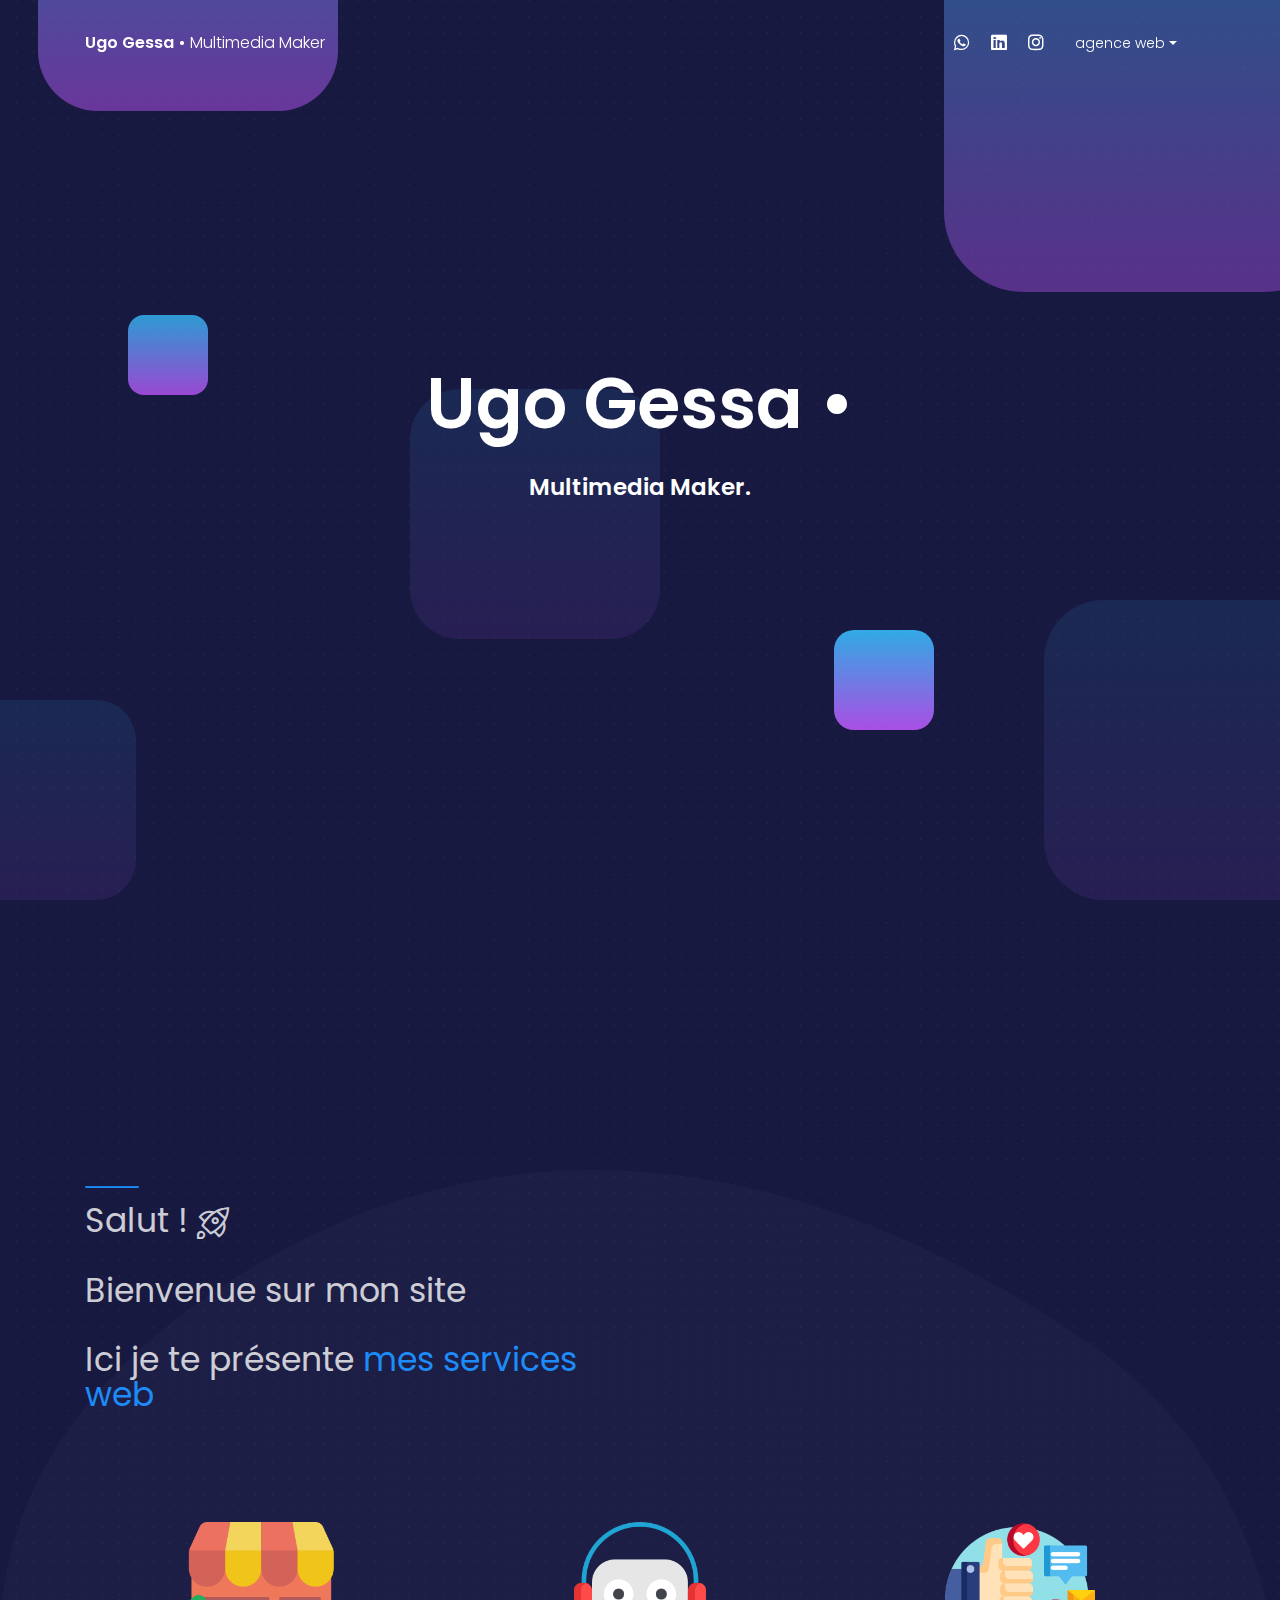
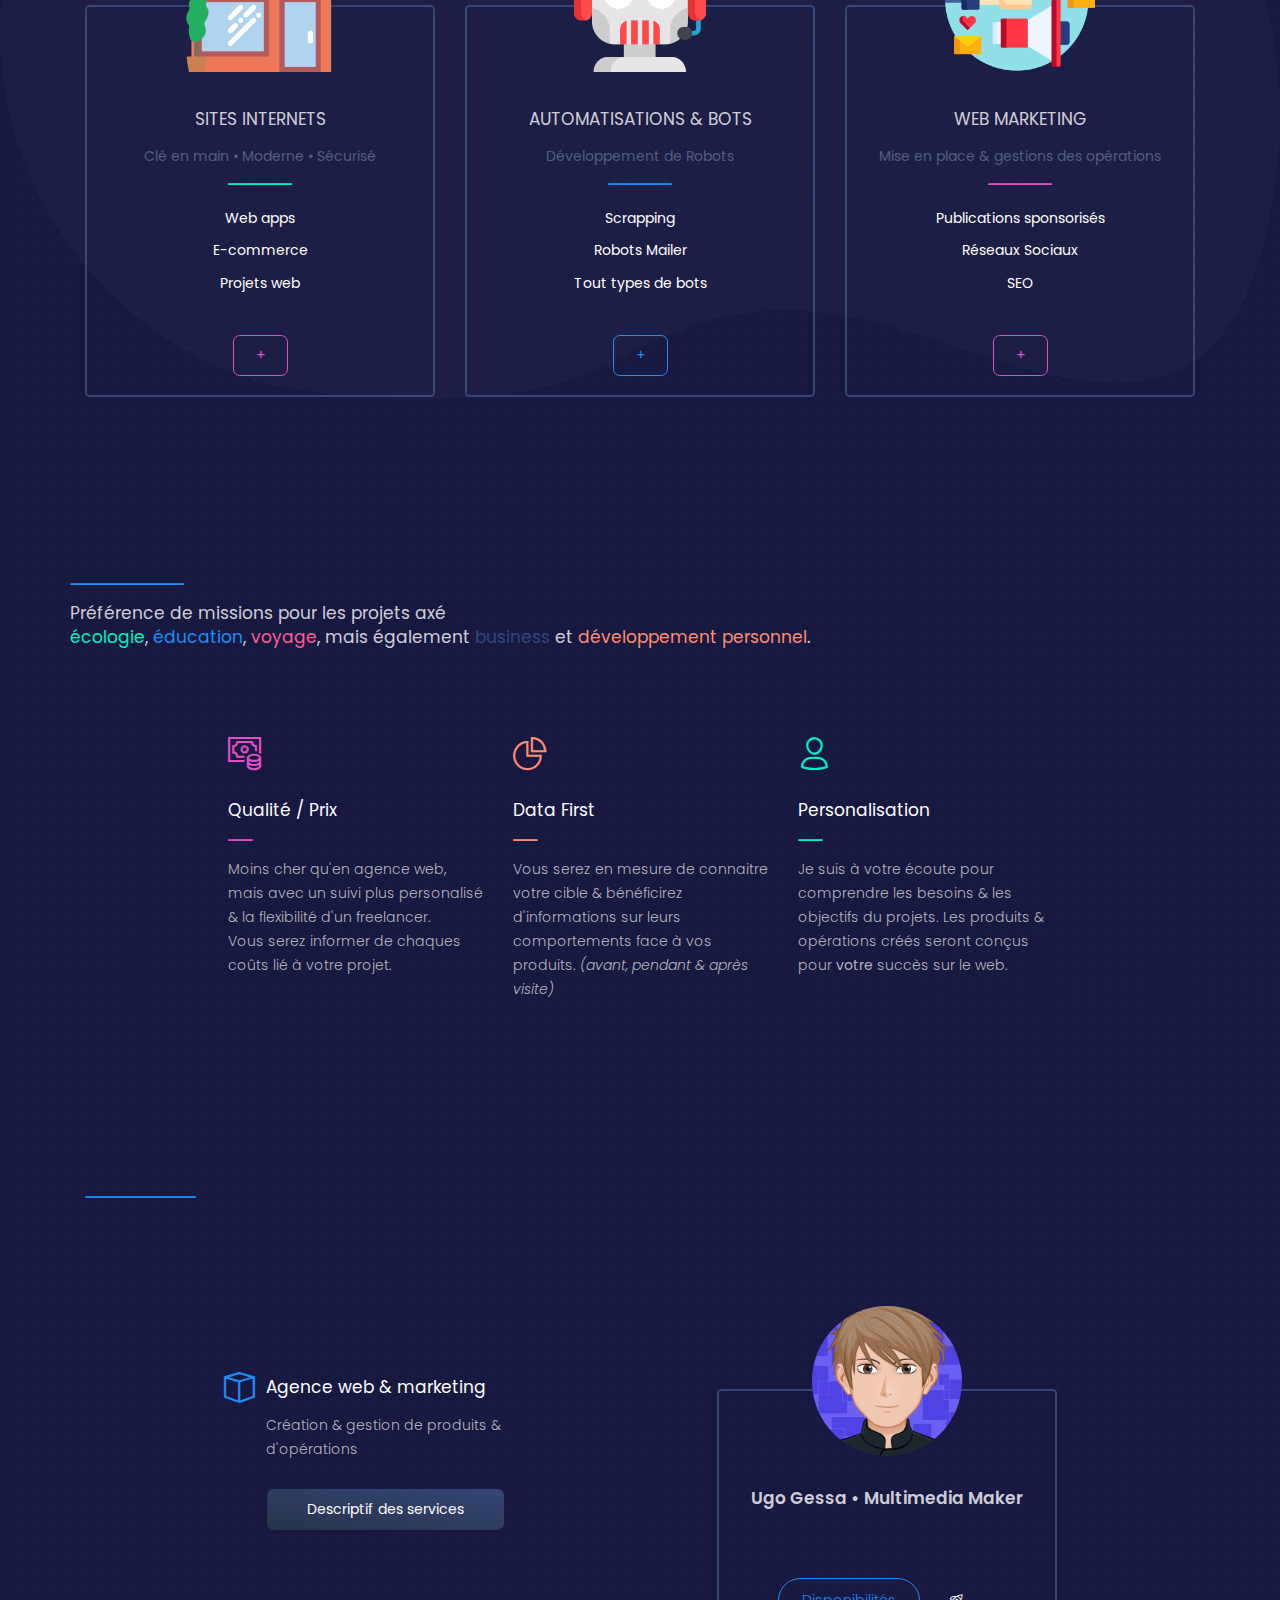
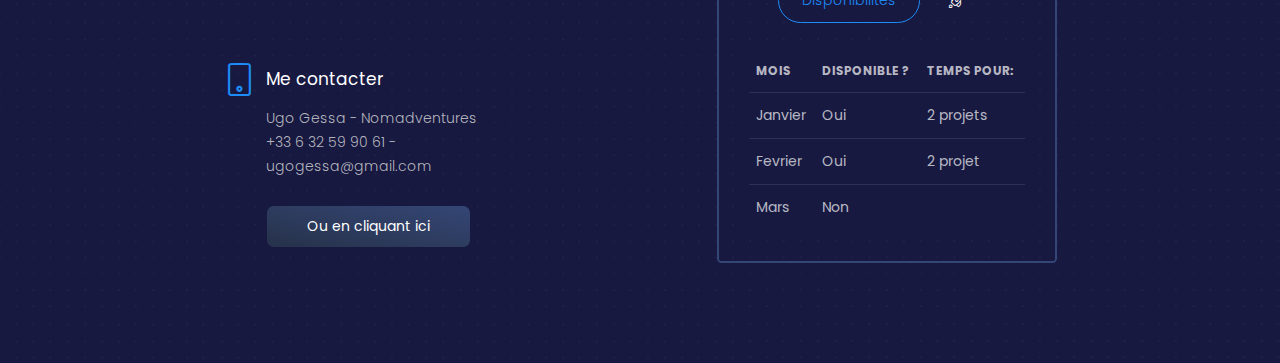
<file: index.html>
<!DOCTYPE html>
<html lang="en">

<head>
  <meta charset="utf-8" />
  <meta name="viewport" content="width=device-width, initial-scale=1, shrink-to-fit=no">
  <link rel="apple-touch-icon" sizes="76x76" href="./assets/img/apple-icon.png">
  <link rel="icon" type="image/png" href="./assets/img/favicon.png">
  <title>
    Ugo Gessa • Multimedia Maker
  </title>
  <!--     Fonts and icons     -->
  <link href="https://fonts.googleapis.com/css?family=Poppins:200,300,400,600,700,800" rel="stylesheet" />
  <link href="https://use.fontawesome.com/releases/v5.0.6/css/all.css" rel="stylesheet">
  <!-- Nucleo Icons -->
  <link href="./assets/css/nucleo-icons.css" rel="stylesheet" />
  <!-- CSS Files -->
  <link href="./assets/css/blk-design-system.css?v=1.0.0" rel="stylesheet" />
  <!-- CSS Just for demo purpose, don't include it in your project -->
  <link href="./assets/demo/demo.css" rel="stylesheet" />
</head>

<body class="index-page">


  <!-- Navbar -->
  <nav class="navbar navbar-expand-lg fixed-top navbar-transparent bg-transparent" color-on-scroll="100">
    <div class="container">
      <div class="navbar-translate">
        <a class="navbar-brand" href="https://demos.creative-tim.com/blk-design-system/index.html" rel="tooltip" title="Designed and Coded by Creative Tim" data-placement="bottom" target="_blank">
          <span>Ugo Gessa •</span> Multimedia Maker
        </a>
        <button class="navbar-toggler navbar-toggler" type="button" data-toggle="collapse" data-target="#navigation" aria-controls="navigation-index" aria-expanded="false" aria-label="Toggle navigation">
          <span class="navbar-toggler-bar bar1"></span>
          <span class="navbar-toggler-bar bar2"></span>
          <span class="navbar-toggler-bar bar3"></span>
        </button>
      </div>
      <div class="collapse navbar-collapse justify-content-end " id="navigation">
        <div class="navbar-collapse-header">
          <div class="row">
            <div class="col-6 collapse-brand">
              <a>
                Ugo Gessa •
              </a>
            </div>
            <div class="col-6 collapse-close text-right">
              <button type="button" class="navbar-toggler" data-toggle="collapse" data-target="#navigation" aria-controls="navigation-index" aria-expanded="false" aria-label="Toggle navigation">
                <i class="tim-icons icon-simple-remove"></i>
              </button>
            </div>
          </div>
        </div>
        <ul class="navbar-nav">
          <li class="nav-item p-0">
            <a class="nav-link" rel="tooltip" title="Contactez moi facilement " data-placement="bottom" href="https://twitter.com/CreativeTim" target="_blank">
              <i class="fab fa-whatsapp"></i>
              <p class="d-lg-none d-xl-none">Whatsapp</p>
            </a>
          </li>
          <li class="nav-item p-0">
            <a class="nav-link" rel="tooltip" title="Discutons plus sérieusement" data-placement="bottom" href="https://www.facebook.com/CreativeTim" target="_blank">
              <i class="fab fa-linkedin"></i>
              <p class="d-lg-none d-xl-none">Linkedin</p>
            </a>
          </li>
          <li class="nav-item p-0">
            <a class="nav-link" rel="tooltip" title="Instagram de l'agence" data-placement="bottom" href="https://www.instagram.com/CreativeTimOfficial" target="_blank">
              <i class="fab fa-instagram"></i>
              <p class="d-lg-none d-xl-none">Instagram</p>
            </a>
          </li>
          <li class="dropdown nav-item">
            <a href="#" class="dropdown-toggle nav-link" data-toggle="dropdown">
              <i class="fa fa-cogs d-lg-none d-xl-none"></i> agence web
            </a>
            <div class="dropdown-menu dropdown-with-icons">
            
              <a href="examples/register-page.html" class="dropdown-item">
                <i class="tim-icons icon-bullet-list-67"></i>Contact
              </a>
              <a href="examples/landing-page.html" class="dropdown-item">
                <i class="tim-icons icon-paper"></i>Liste de mes services
              </a>
              <a href="examples/profile-page.html" class="dropdown-item">
                <i class="tim-icons icon-single-02"></i>A propos de Ugo
              </a>
            </div>
          </li>
          <!-- 
          <li class="nav-item">
            <a class="nav-link btn btn-default d-none d-lg-block" href="javascript:void(0)" onclick="scrollToDownload()">
              <i class="tim-icons icon-cloud-download-93"></i> Télécharge quelque chose
            </a>
          </li>
      	   -->
        </ul>
      </div>
    </div>
  </nav>

  <!-- End Navbar -->


  <div class="wrapper">
    <div class="page-header header-filter">
      <div class="squares square1"></div>
      <div class="squares square2"></div>
      <div class="squares square3"></div>
      <div class="squares square4"></div>
      <div class="squares square5"></div>
      <div class="squares square6"></div>
      <div class="squares square7"></div>
      <div class="container">
        <div class="content-center brand">
          <h1 class="h1-seo">Ugo Gessa •</h1>
          <h3>Multimedia Maker.</h3>
        </div>
      </div>
    </div>

    <div class="main">
    
      
    
      <!--  end notifications -->
      <!-- Typography -->
      <section class="section section-lg section-coins">
      <img src="../assets/img/path3.png" class="path">
      <div class="container">
        <div class="row">
          <div class="col-md-6">
            <hr class="line-info">
            <h1> Salut ! <i class="tim-icons icon-spaceship"></i>
            <br>
            <br>

             Bienvenue sur mon site
			<br>
			<br>

              Ici je te présente  <span class="text-info">mes services web</span> 

			</h1>

			<br>
			<br>

          </div>
        </div>

        <div class="row">
          	<!-- Web Development -->
          <div class="col-md-4">
            <div class="card card-coin card-plain">
              <div class="card-header">
                                <img src="store.png" class="img-center img-fluid">

              </div>
              <div class="card-body">
                <div class="row">
                  <div class="col-md-12 text-center">
                    <h4 class="text-uppercase">Sites Internets</h4>
                    <span>Clé en main • Moderne • Sécurisé </span>
                    <hr class="line-success">
                  </div>
                </div>
                <div class="row">
                  <ul class="list-group">
                    <li class="list-group-item">Web apps</li>
                    <li class="list-group-item">E-commerce</li>
                    <li class="list-group-item">Projets web</li>
                  </ul>
                </div>
              </div>
              <div class="card-footer text-center">
                <button class="btn btn-primary btn-simple" data-toggle="modal" data-target="#myModal2">
                +
              </button>
              </div>
            </div>
          </div>

       			<!-- Automatisation de taches -->
          <div class="col-md-4">
            <div class="card card-coin card-plain">
              <div class="card-header">
                <img src="support.png" class="img-center img-fluid">
              </div>
              <div class="card-body">
                <div class="row">
                  <div class="col-md-12 text-center">
                    <h4 class="text-uppercase">Automatisations & Bots </h4>
                    <span>Développement de Robots</span>
                    <hr class="line-info">
                  </div>
                </div>
                <div class="row">
                  <ul class="list-group">
                    <li class="list-group-item">Scrapping</li>
                    <li class="list-group-item">Robots Mailer</li>
                    <li class="list-group-item">Tout types de bots</li>
                  </ul>
                </div>
              </div>
              <div class="card-footer text-center">
                <button class="btn btn-info btn-simple" data-toggle="modal" data-target="#myModal2">+</button>
              </div>
            </div>
          </div>


			<!-- Web Marketing -->
          <div class="col-md-4">
            <div class="card card-coin card-plain">
              <div class="card-header">
              	                <img src="digital-campaign.png" class="img-center img-fluid">

              </div>
              <div class="card-body">
                <div class="row">
                  <div class="col-md-12 text-center">
                    <h4 class="text-uppercase">Web Marketing</h4>
                    <span>Mise en place & gestions des opérations</span>
                    <hr class="line-primary">
                  </div>
                </div>
                <div class="row">
                  <ul class="list-group">
                    <li class="list-group-item">Publications sponsorisés</li>
                    <li class="list-group-item">Réseaux Sociaux</li>
                    <li class="list-group-item">SEO </li>
                  </ul>
                </div>
              </div>
              <div class="card-footer text-center">
                <button class="btn btn-primary btn-simple" data-toggle="modal" data-target="#myModal2">+</button>
              </div>
            </div>
          </div>
        </div>
      </div>
  </div>
    </section>
      

    <section class="section section-lg">
      <div class="container">
        <div class="row justify-content-center">
        	                    <hr class="line-info">

          <div class="col-lg-12">
          	<div class="row">
  			         <h4>
                Préférence de missions pour les projets axé	<br>
                  <span class="text-success">écologie</span>, <span class="text-info">éducation</span>, <span class="text-danger">voyage</span>, mais également <span class="text-default">business</span>	et <span class="text-warning">développement personnel</span>.
                </h4>

		        </div>
        
        <div style="height: 20%;"></div>

      <div class="row row-grid justify-content-center">

              <div class="col-lg-3">
                <div class="info">
                  <div class="icon icon-primary">
                    <i class="tim-icons icon-money-coins"></i>
                  </div>
                  <h4 class="info-title">Qualité / Prix</h4>
                  <hr class="line-primary">
                  <p>Moins cher qu'en agence web, mais avec un suivi plus personalisé & la flexibilité d'un freelancer. <br> Vous serez informer de chaques coûts lié à votre projet. </p>
                </div>
              </div>
              <div class="col-lg-3">
                <div class="info">
                  <div class="icon icon-warning">
                    <i class="tim-icons icon-chart-pie-36"></i>
                  </div>
                  <h4 class="info-title">Data First</h4>
                  <hr class="line-warning">
                  <p>Vous serez en mesure de connaitre votre cible & bénéficirez d'informations sur leurs comportements face à vos produits. <i>(avant, pendant & après visite)</i> </p>
                </div>
              </div>
              <div class="col-lg-3">
                <div class="info">
                  <div class="icon icon-success">
                    <i class="tim-icons icon-single-02"></i>
                  </div>
                  <h4 class="info-title">Personalisation</h4>
                  <hr class="line-success">
                  <p>Je suis à votre écoute pour comprendre les besoins & les objectifs du projets. Les produits & opérations créés seront conçus pour <strong>votre</strong> succès sur le web.</p>
                </div>
              </div>
            </div>
          </div>
        </div>


        <div style="height: 200px;"><hr></div>

			                                      <hr class="line-info">

		<div class="container align-items-center" style="padding-top: 12%;">
        <div class="row">
			<div class="col-md-4 ml-auto">
		            <div class="info info-horizontal">
		              <div class="icon icon-info">
		                <i class="tim-icons icon-app"></i>
		              </div>
		              <div class="description">
		                <h4 class="info-title">Agence web & marketing</h4>
		                <p> Création & gestion de produits & d'opérations
		                  <br> 
		                  <br> <button class="btn btn-transparent" href="examples/landing-page.html">Descriptif des services </button>
		                </p>
		              </div>
		            </div>
		            <div class="info info-horizontal">
		              <div class="icon icon-info">
		                <i class="tim-icons icon-mobile"></i>
		              </div>
		              <div class="description">
		                <h4 class="info-title">Me contacter</h4>
		                <p> Ugo Gessa - Nomadventures
		                  <br> +33 6 32 59 90 61 - ugogessa@gmail.com
		                  <br> 
                      <br>
                       <button class="btn btn-transparent" href="examples/register-page.html">Ou en cliquant ici </button>
		                </p>
		              </div>
		            </div>
          </div>

          <div class="col-lg-4 col-md-6 ml-auto mr-auto">
            <br>
            <br>
            <div class="card card-coin card-plain">
              <div class="card-header">
                <img src="assets/img/melol.png" class="img-center img-fluid rounded-circle">
                <h4 class="title">Ugo Gessa • Multimedia Maker </h4>
              </div>
              <div class="card-body">
                <ul class="nav nav-tabs nav-tabs-info justify-content-center">
                  <li class="nav-item">
                    <a class="nav-link  active show" data-toggle="tab" href="#linka">
                      Disponibilités
                    </a>
                  </li>
                  <li class="nav-item">
                    <a class="nav-link" data-toggle="tab" href="#linkb">
                      <i class="tim-icons icon-spaceship"></i>
                    </a>
                  </li>
     
                </ul>
                <div class="tab-content tab-subcategories">
                  <div class="tab-pane active show" id="linka">
                    <div class="table">
                      <table class="table" id="plain-table">
                        <thead class=" text-primary">
                          <tr>
                            <th class="header">
                              Mois
                            </th>
                            <th class="header">
                              Disponible ?
                            </th>
                            <th class="header">
                              Temps pour:
                            </th>
                          </tr>
                        </thead>
                        <tbody>
                          <tr>
                            <td>
                              Janvier
                            </td>
                            <td>
                              Oui
                            </td>
                            <td>
                              2 projets
                            </td>
                          </tr>
                          <tr>
                            <td>
                              Fevrier 
                            </td>
                            <td>
                              Oui
                            </td>
                            <td>
                              2 projet
                            </td>
                          </tr>
                          <tr>
                            <td>
                              Mars
                            </td>
                            <td>
                              Non
                            </td>
                            <td>
                              
                            </td>
                          </tr>
                        </tbody>
                      </table>
                    </div>
                  </div>
                  <div class="tab-pane " id="linkb">
                  	<div align="center">
                    <h5>Contactez moi au <span class="text-success">06 32 59 90 61</span></h5>
                    <button type="button" class="btn btn-default">Ou en cliquant ici</button>
                    <br>
                    <br>
					</div>
                  </div>
            
                </div>
              </div>
            </div>
          </div>
        </div>
      </div>


      </div> 
    </section>



    </div>

  </div>


   <!-- Form Modal -->
      <div class="modal fade modal-black" id="myModal2" tabindex="-1" role="dialog" aria-labelledby="myModalLabel" aria-hidden="true">
        <div class="modal-dialog">
          <div class="modal-content">
            <div class="modal-header justify-content-center">
              <button type="button" class="close" data-dismiss="modal" aria-hidden="true">
                <i class="tim-icons icon-simple-remove text-white"></i>
              </button>
              <div class="text-muted text-center ml-auto mr-auto">
                <h3 class="mb-0">Quel est votre projet ? </h3>
              </div>
            </div>
            <div class="modal-body">

              <div class="text-center text-muted mb-5 mt-4">
Je suis actuellement <span class="text-success">disponible</span> pour un projet web.
<br />
Vous pouvez me laisser un message ou m'appeller au <br> <span class="text-info">06 32 59 90 61</span>
            </div>
              <form>
                  <div class="row">
                    <div class="col-md-6">
                      <div class="form-group">
                        <label>Votre nom</label>
                        <input type="text" class="form-control" placeholder="Elon Musk">
                      </div>
                    </div>
                    <div class="col-md-6">
                      <div class="form-group">
                        <label>Email address</label>
                        <input type="email" class="form-control" placeholder="elon.musk@gmail.com">
                      </div>
                    </div>
                  </div>
                  <div class="row">
                    <div class="col-md-12">
                      <div class="form-group">
                        <label for="exampleFormControlTextarea1">Projet</label>
                        <input class="form-control" id="exampleFormControlTextarea1" placeholder="Boutique e-commerce de lance flammes"></textarea>
                        </div>
                    </div>
                  </div>
                  <button type="submit" class="btn btn-success btn-round float-right" rel="tooltip" data-original-title="Woohooo!" data-placement="right">
                    
  <i class="tim-icons icon-spaceship"></i>
                  </button>
                </form>
            </div>
          </div>
        </div>
      </div>


  <!--   Core JS Files   -->
  <script src="./assets/js/core/jquery.min.js" type="text/javascript"></script>
  <script src="./assets/js/core/popper.min.js" type="text/javascript"></script>
  <script src="./assets/js/core/bootstrap.min.js" type="text/javascript"></script>
  <script src="./assets/js/plugins/perfect-scrollbar.jquery.min.js"></script>
  <!--  Plugin for Switches, full documentation here: http://www.jque.re/plugins/version3/bootstrap.switch/ -->
  <script src="./assets/js/plugins/bootstrap-switch.js"></script>
  <!--  Plugin for the Sliders, full documentation here: http://refreshless.com/nouislider/ -->
  <script src="./assets/js/plugins/nouislider.min.js" type="text/javascript"></script>
  <!-- Chart JS -->
  <script src="./assets/js/plugins/chartjs.min.js"></script>
  <!--  Plugin for the DatePicker, full documentation here: https://github.com/uxsolutions/bootstrap-datepicker -->
  <script src="./assets/js/plugins/moment.min.js"></script>
  <script src="./assets/js/plugins/bootstrap-datetimepicker.js" type="text/javascript"></script>
  <!-- Black Dashboard DEMO methods, don't include it in your project! -->
  <script src="./assets/demo/demo.js"></script>
  <!-- Control Center for Black UI Kit: parallax effects, scripts for the example pages etc -->
  <script src="./assets/js/blk-design-system.min.js?v=1.0.0" type="text/javascript"></script>
  <script>
    $(document).ready(function() {
      blackKit.initDatePicker();
      blackKit.initSliders();
    });

    function scrollToDownload() {

      if ($('.section-download').length != 0) {
        $("html, body").animate({
          scrollTop: $('.section-download').offset().top
        }, 1000);
      }
    }
  </script>
</body>

</html>
</file>
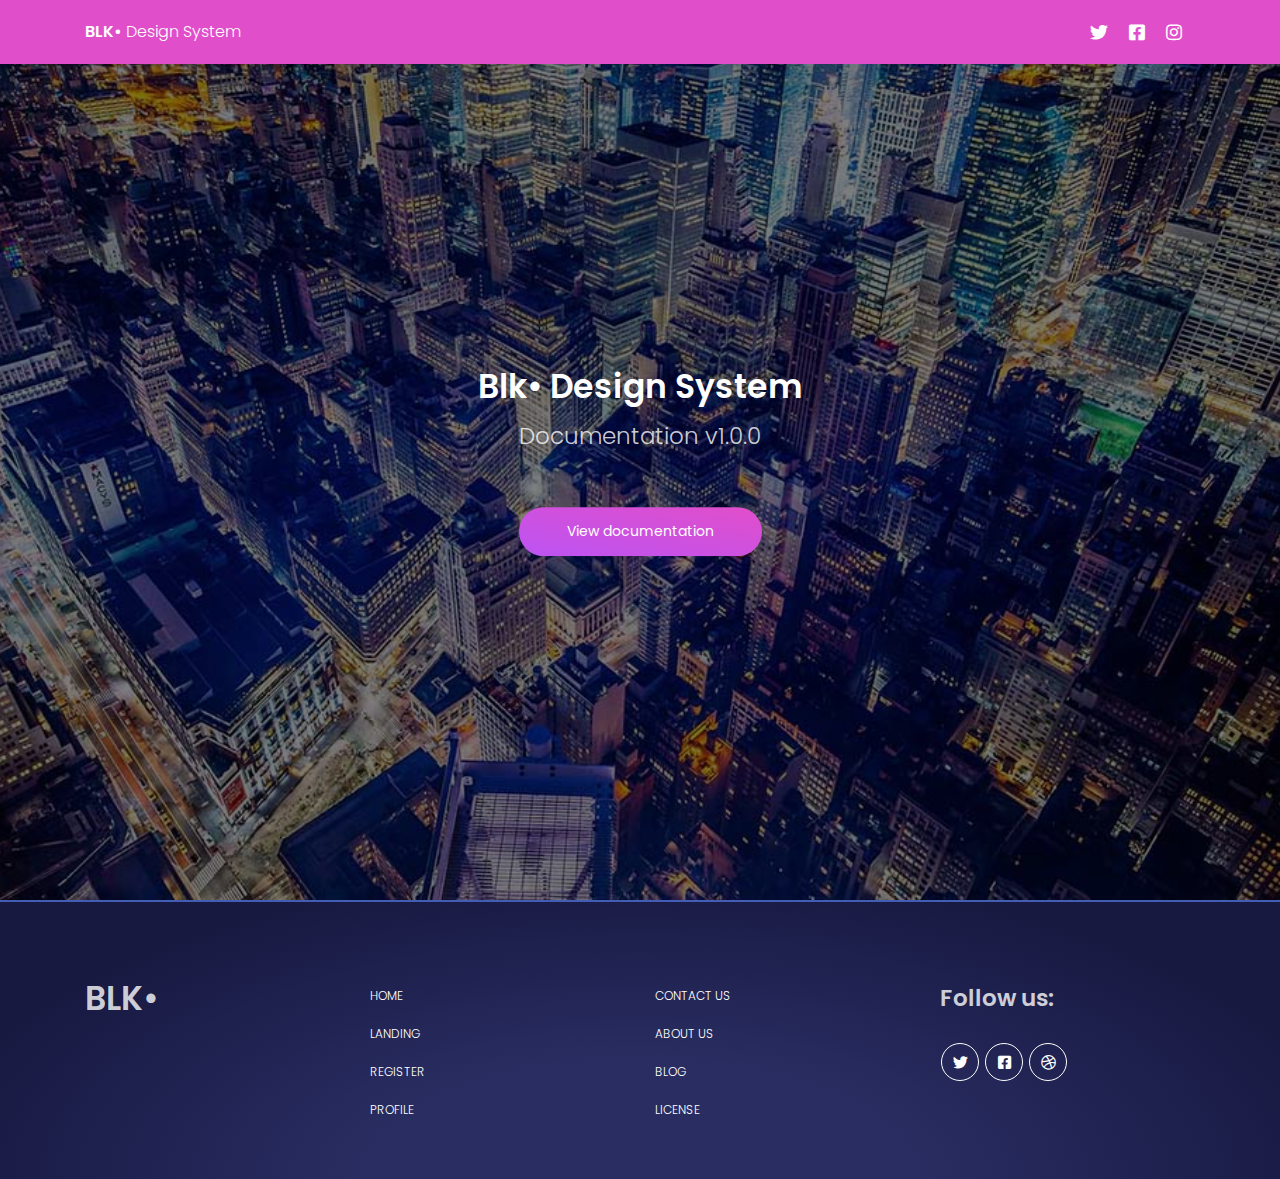
<file: docs/documentation.html>
<!DOCTYPE html>
<html lang="en">

<head>
  <meta charset="utf-8" />
  <meta name="viewport" content="width=device-width, initial-scale=1, shrink-to-fit=no">
  <link rel="apple-touch-icon" sizes="76x76" href="../assets/img/apple-icon.png">
  <link rel="icon" type="image/png" href="../assets/img/favicon.png">
  <title>
    Components Documentation - Blk• Design System by Creative Tim
  </title>
  <!--     Fonts and icons     -->
  <link href="https://fonts.googleapis.com/css?family=Poppins:200,300,400,600,700,800" rel="stylesheet" />
  <link href="https://use.fontawesome.com/releases/v5.0.6/css/all.css" rel="stylesheet">
  <!-- Nucleo Icons -->
  <link href="../assets/css/nucleo-icons.css" rel="stylesheet" />
  <!-- CSS Files -->
  <link href="../assets/css/blk-design-system.css?v=1.0.0" rel="stylesheet" />
  <!-- CSS Just for demo purpose, don't include it in your project -->
  <link href="../assets/demo/demo.css" rel="stylesheet" />
</head>

<body class="offline-doc">
  <!-- Navbar -->
  <nav class="navbar navbar-expand-lg bg-primary fixed-top" color-on-scroll="100">
    <div class="container">
      <div class="navbar-translate">
        <a class="navbar-brand" href="https://demos.creative-tim.com/blk-design-system/index.html" rel="tooltip" title="Designed and Coded by Creative Tim" data-placement="bottom" target="_blank">
          <span>BLK•</span> Design System
        </a>
        <button class="navbar-toggler navbar-toggler" type="button" data-toggle="collapse" data-target="#navigation" aria-controls="navigation-index" aria-expanded="false" aria-label="Toggle navigation">
          <span class="navbar-toggler-bar bar1"></span>
          <span class="navbar-toggler-bar bar2"></span>
          <span class="navbar-toggler-bar bar3"></span>
        </button>
      </div>
      <div class="collapse navbar-collapse justify-content-end" id="navigation">
        <div class="navbar-collapse-header">
          <div class="row">
            <div class="col-6 collapse-brand">
              <a>
                BLK•
              </a>
            </div>
            <div class="col-6 collapse-close text-right">
              <button type="button" class="navbar-toggler" data-toggle="collapse" data-target="#navigation" aria-controls="navigation-index" aria-expanded="false" aria-label="Toggle navigation">
                <i class="tim-icons icon-simple-remove"></i>
              </button>
            </div>
          </div>
        </div>
        <ul class="navbar-nav">
          <li class="nav-item p-0">
            <a class="nav-link" rel="tooltip" title="Follow us on Twitter" data-placement="bottom" href="https://twitter.com/CreativeTim" target="_blank">
              <i class="fab fa-twitter"></i>
              <p class="d-lg-none d-xl-none">Twitter</p>
            </a>
          </li>
          <li class="nav-item p-0">
            <a class="nav-link" rel="tooltip" title="Like us on Facebook" data-placement="bottom" href="https://www.facebook.com/CreativeTim" target="_blank">
              <i class="fab fa-facebook-square"></i>
              <p class="d-lg-none d-xl-none">Facebook</p>
            </a>
          </li>
          <li class="nav-item p-0">
            <a class="nav-link" rel="tooltip" title="Follow us on Instagram" data-placement="bottom" href="https://www.instagram.com/CreativeTimOfficial" target="_blank">
              <i class="fab fa-instagram"></i>
              <p class="d-lg-none d-xl-none">Instagram</p>
            </a>
          </li>
        </ul>
      </div>
    </div>
  </nav>
  <!-- End Navbar -->
  <div class="page-header clear-filter">
    <div class="page-header-image" style="background-image: url('../assets/img/denys.jpg');"></div>
    <div class="content-center text-center">
      <div class="col-md-8 ml-auto mr-auto">
        <div class="brand">
          <h1 class="title">
            Blk• Design System
          </h1>
          <h3 class="description">Documentation v1.0.0</h3>
          <br/>
          <a href="https://demos.creative-tim.com/blk-design-system/docs/1.0/getting-started/overview.html" class="btn btn-primary btn-round btn-lg">View documentation</a>
        </div>
      </div>
    </div>
  </div>
  <footer class="footer">
    <div class="container">
      <div class="row">
        <div class="col-md-3">
          <h1 class="title">BLK•</h1>
        </div>
        <div class="col-md-3">
          <ul class="nav">
            <li class="nav-item">
              <a href="../index.html" class="nav-link">
                Home
              </a>
            </li>
            <li class="nav-item">
              <a href="../examples/landing-page.html" class="nav-link">
                Landing
              </a>
            </li>
            <li class="nav-item">
              <a href="../examples/register-page.html" class="nav-link">
                Register
              </a>
            </li>
            <li class="nav-item">
              <a href="../examples/profile-page.html" class="nav-link">
                Profile
              </a>
            </li>
          </ul>
        </div>
        <div class="col-md-3">
          <ul class="nav">
            <li class="nav-item">
              <a href="https://creative-tim.com/contact-us" class="nav-link">
                Contact Us
              </a>
            </li>
            <li class="nav-item">
              <a href="https://creative-tim.com/about-us" class="nav-link">
                About Us
              </a>
            </li>
            <li class="nav-item">
              <a href="https://creative-tim.com/blog" class="nav-link">
                Blog
              </a>
            </li>
            <li class="nav-item">
              <a href="https://opensource.org/licenses/MIT" class="nav-link">
                License
              </a>
            </li>
          </ul>
        </div>
        <div class="col-md-3">
          <h3 class="title">Follow us:</h3>
          <div class="btn-wrapper profile">
            <a target="_blank" href="https://twitter.com/creativetim" class="btn btn-icon btn-neutral btn-round btn-simple" data-toggle="tooltip" data-original-title="Follow us">
              <i class="fab fa-twitter"></i>
            </a>
            <a target="_blank" href="https://www.facebook.com/creativetim" class="btn btn-icon btn-neutral btn-round btn-simple" data-toggle="tooltip" data-original-title="Like us">
              <i class="fab fa-facebook-square"></i>
            </a>
            <a target="_blank" href="https://dribbble.com/creativetim" class="btn btn-icon btn-neutral  btn-round btn-simple" data-toggle="tooltip" data-original-title="Follow us">
              <i class="fab fa-dribbble"></i>
            </a>
          </div>
        </div>
      </div>
    </div>
  </footer>
  <!--   Core JS Files   -->
  <script src="../assets/js/core/jquery.min.js" type="text/javascript"></script>
  <script src="../assets/js/core/popper.min.js" type="text/javascript"></script>
  <script src="../assets/js/core/bootstrap.min.js" type="text/javascript"></script>
  <script src="../assets/js/plugins/perfect-scrollbar.jquery.min.js"></script>
  <!--  Plugin for Switches, full documentation here: http://www.jque.re/plugins/version3/bootstrap.switch/ -->
  <script src="../assets/js/plugins/bootstrap-switch.js"></script>
  <!--  Plugin for the Sliders, full documentation here: http://refreshless.com/nouislider/ -->
  <script src="../assets/js/plugins/nouislider.min.js" type="text/javascript"></script>
  <!-- Chart JS -->
  <script src="../assets/js/plugins/chartjs.min.js"></script>
  <!--  Plugin for the DatePicker, full documentation here: https://github.com/uxsolutions/bootstrap-datepicker -->
  <script src="../assets/js/plugins/moment.min.js"></script>
  <script src="../assets/js/plugins/bootstrap-datetimepicker.js" type="text/javascript"></script>
  <!-- Black Dashboard DEMO methods, don't include it in your project! -->
  <script src="../assets/demo/demo.js"></script>
  <!-- Control Center for Black UI Kit: parallax effects, scripts for the example pages etc -->
  <script src="../assets/js/blk-design-system.min.js?v=1.0.0" type="text/javascript"></script>
</body>

</html>
</file>
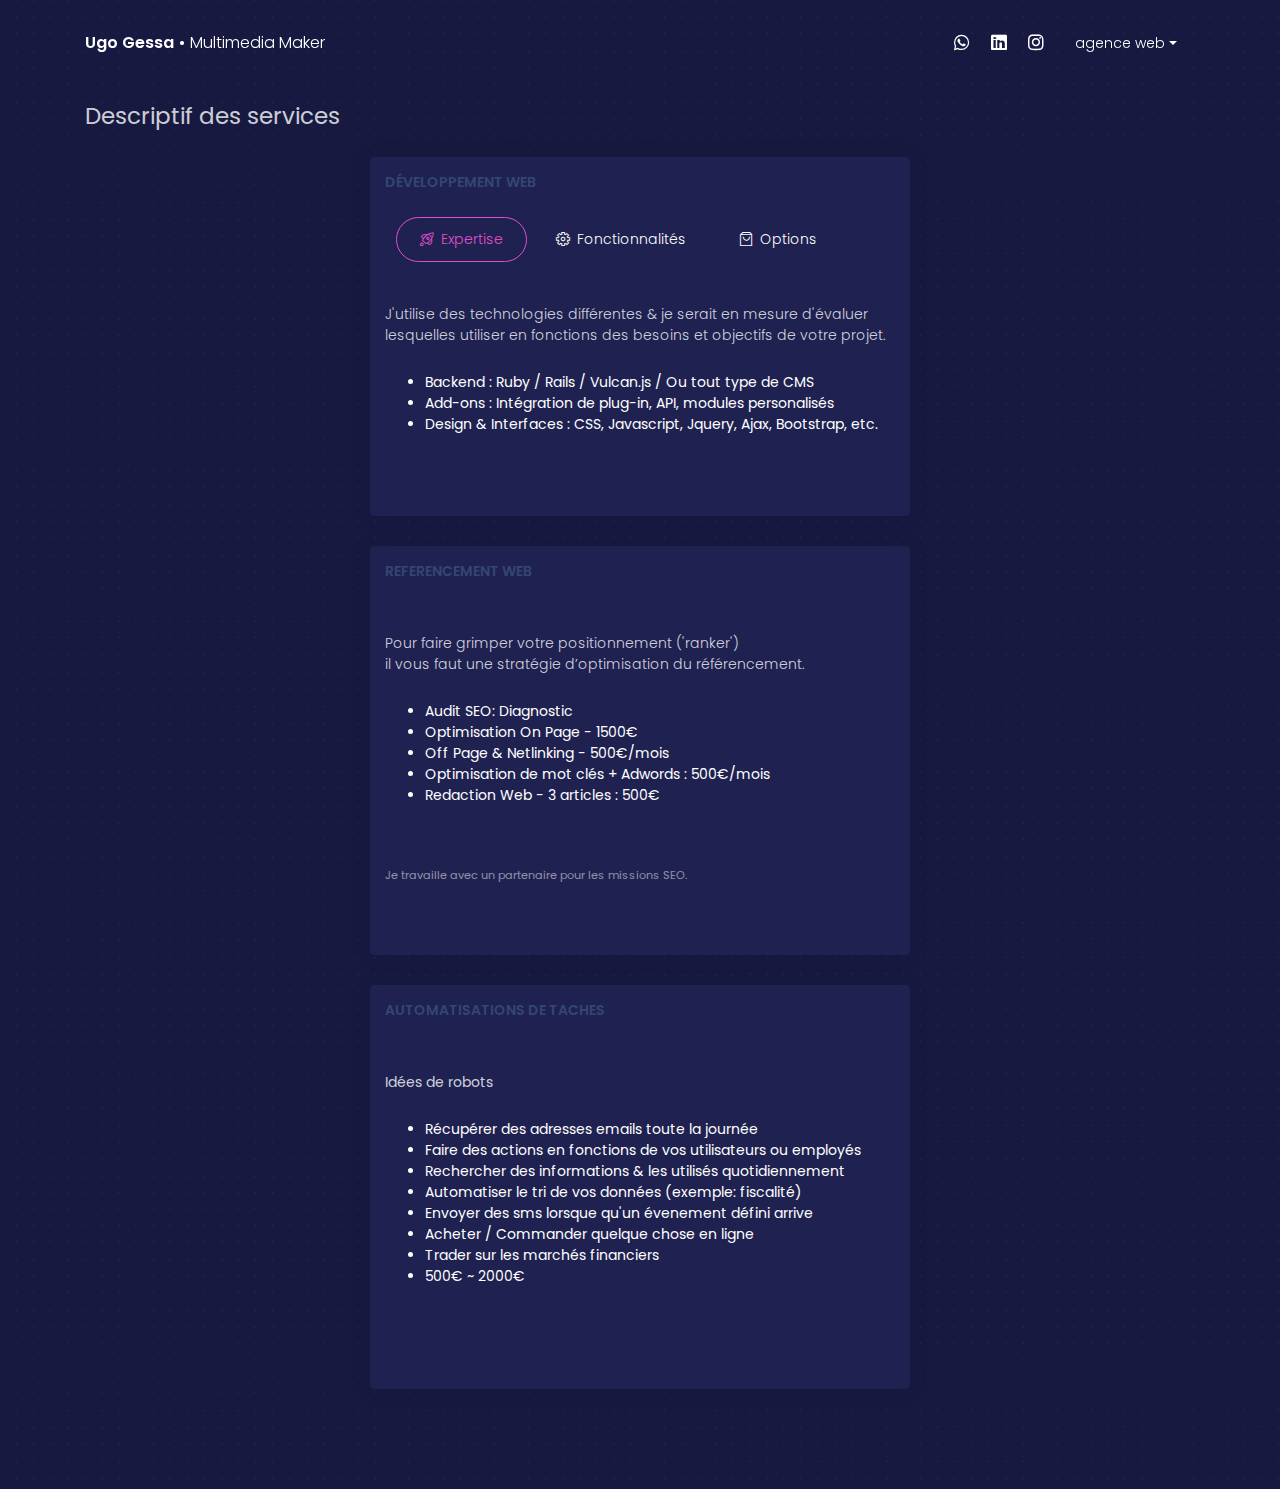
<file: examples/landing-page.html>
<!DOCTYPE html>
<html lang="en">

<head>
  <meta charset="utf-8" />
  <meta name="viewport" content="width=device-width, initial-scale=1, shrink-to-fit=no">
  <link rel="apple-touch-icon" sizes="76x76" href="../assets/img/apple-icon.png">
  <link rel="icon" type="image/png" href="../assets/img/favicon.png">
  <title>
    Ugo Gessa • Multimedia Maker
  </title>
  <!--     Fonts and icons     -->
  <link href="https://fonts.googleapis.com/css?family=Poppins:200,300,400,600,700,800" rel="stylesheet" />
  <link href="https://use.fontawesome.com/releases/v5.0.6/css/all.css" rel="stylesheet">
  <!-- Nucleo Icons -->
  <link href="../assets/css/nucleo-icons.css" rel="stylesheet" />
  <!-- CSS Files -->
  <link href="../assets/css/blk-design-system.css?v=1.0.0" rel="stylesheet" />
  <!-- CSS Just for demo purpose, don't include it in your project -->
  <link href="../assets/demo/demo.css" rel="stylesheet" />
</head>

<body class="landing-page">
  <!-- Navbar -->
<nav class="navbar navbar-expand-lg fixed-top navbar-transparent bg-transparent" color-on-scroll="100">
    <div class="container">
      <div class="navbar-translate">
        <a class="navbar-brand" href="../index.html" rel="tooltip" title="Designed and Coded by Creative Tim" data-placement="bottom" target="_blank">
          <span>Ugo Gessa •</span> Multimedia Maker
        </a>
        <button class="navbar-toggler navbar-toggler" type="button" data-toggle="collapse" data-target="#navigation" aria-controls="navigation-index" aria-expanded="false" aria-label="Toggle navigation">
          <span class="navbar-toggler-bar bar1"></span>
          <span class="navbar-toggler-bar bar2"></span>
          <span class="navbar-toggler-bar bar3"></span>
        </button>
      </div>
      <div class="collapse navbar-collapse justify-content-end " id="navigation">
        <div class="navbar-collapse-header">
          <div class="row">
            <div class="col-6 collapse-brand">
              <a>
                Ugo Gessa •
              </a>
            </div>
            <div class="col-6 collapse-close text-right">
              <button type="button" class="navbar-toggler" data-toggle="collapse" data-target="#navigation" aria-controls="navigation-index" aria-expanded="false" aria-label="Toggle navigation">
                <i class="tim-icons icon-simple-remove"></i>
              </button>
            </div>
          </div>
        </div>
        <ul class="navbar-nav">
          <li class="nav-item p-0">
            <a class="nav-link" rel="tooltip" title="Contactez moi facilement " data-placement="bottom" href="https://twitter.com/CreativeTim" target="_blank">
              <i class="fab fa-whatsapp"></i>
              <p class="d-lg-none d-xl-none">Whatsapp</p>
            </a>
          </li>
          <li class="nav-item p-0">
            <a class="nav-link" rel="tooltip" title="Discutons plus sérieusement" data-placement="bottom" href="https://www.facebook.com/CreativeTim" target="_blank">
              <i class="fab fa-linkedin"></i>
              <p class="d-lg-none d-xl-none">Linkedin</p>
            </a>
          </li>
          <li class="nav-item p-0">
            <a class="nav-link" rel="tooltip" title="Instagram de l'agence" data-placement="bottom" href="https://www.instagram.com/CreativeTimOfficial" target="_blank">
              <i class="fab fa-instagram"></i>
              <p class="d-lg-none d-xl-none">Instagram</p>
            </a>
          </li>
          <li class="dropdown nav-item">
            <a href="#" class="dropdown-toggle nav-link" data-toggle="dropdown">
              <i class="fa fa-cogs d-lg-none d-xl-none"></i> agence web
            </a>
            <div class="dropdown-menu dropdown-with-icons">
            
              <a href="examples/register-page.html" class="dropdown-item">
                <i class="tim-icons icon-bullet-list-67"></i>Contact
              </a>
              <a href="examples/landing-page.html" class="dropdown-item">
                <i class="tim-icons icon-paper"></i>Liste de mes services
              </a>
              <a href="examples/profile-page.html" class="dropdown-item">
                <i class="tim-icons icon-single-02"></i>A propos de Ugo
              </a>
            </div>
          </li>
          <!-- 
          <li class="nav-item">
            <a class="nav-link btn btn-default d-none d-lg-block" href="javascript:void(0)" onclick="scrollToDownload()">
              <i class="tim-icons icon-cloud-download-93"></i> Télécharge quelque chose
            </a>
          </li>
           -->
        </ul>
      </div>
    </div>
  </nav>
  <div class="wrapper">



    <div class="section section-tabs">
        <div class="container">
          <div class="title">
            <h3 class="mb-3">Descriptif des services</h3>
          </div>
          

          <!-- Sites internet -->
          <div class="row">
            <div class="col-md-10 ml-auto col-xl-6 mr-auto">
              
              <!-- Nav tabs -->
              <div class="card">

                <div class="card-header">
                  <div class="mb-3">
                <p class="text-uppercase text-default font-weight-bold">Développement Web</p>
              </div>
                  <ul class="nav nav-tabs nav-tabs-primary" role="tablist">
                    <li class="nav-item">
                      <a class="nav-link  active show" data-toggle="tab" href="#link1" role="tablist">
                        <i class="tim-icons icon-spaceship"></i> Expertise
                      </a>
                    </li>
                    <li class="nav-item">
                      <a class="nav-link" data-toggle="tab" href="#link2" role="tablist">
                        <i class="tim-icons icon-settings-gear-63"></i> Fonctionnalités
                      </a>
                    </li>
                    <li class="nav-item">
                      <a class="nav-link" data-toggle="tab" href="#link3" role="tablist">
                        <i class="tim-icons icon-bag-16"></i> Options
                      </a>
                    </li>
                  </ul>
                </div>
                <div class="card-body">
                  <!-- Tab panes -->
                  <div class="tab-content tab-space">
                    <div class="tab-pane  active show" id="link1">
                      <p>J'utilise des technologies différentes & je serait en mesure d'évaluer lesquelles utiliser en fonctions des besoins et objectifs de votre projet. 
                        <br>
                        <br>

                        <ul>
                          <li>Backend : Ruby / Rails / Vulcan.js / Ou tout type de CMS</li>
                          <li>Add-ons : Intégration de plug-in, API, modules personalisés</li>
                          <li>Design & Interfaces : CSS, Javascript, Jquery, Ajax, Bootstrap, etc.</li>

                        </ul>
                    </div>
                    <div class="tab-pane" id="link2">
                      <p>Exemples de fonctionnalités que je peut vous développer
                        <br>
                        <br>
                        <ul>
                          <li>Interfaces utilisateurs</li>
                          <li>Marketplaces</li>
                          <li>E-commerces</li>
                          <li>Google Maps & Geolocalisations</li>
                          <li>Plateforme communautaires</li>
                          <li>Systèmes de réservations</li>
                          <li>Souscriptions / Abonnements </li>
                          <li>Programmes d'affiliations</li>
                          <li>Clone d'un site / webapp </li>
                          <li>Vente d'éspace membre (ex: Formations en ligne)</li>
                          <li>Site de présentation d'une entreprise/un projet </li>
                          <li>Application mobile</li>





                        </ul>
                    </div>
                    <div class="tab-pane" id="link3">
                      <p>Voici ce que je coûte
                        <br>
                        
                        <br>
                        
                        <ul>
                          <li>Site vitrine : 1200€</li>
                          <li>Boutique en ligne (Jusqu'à 12 produits) : 2600€</li>
                          <li>E-commerce (optimisé, sur mesure, clé en main): 4000€ - 8000€</li>
                          <li>Web app basique: 3000€ </li>
                          <li>Web app complexe: 6000€ + - </li>
                          <li>Web app startup: 12000€ + </li>
                          <li>Application mobile: 10'000€ / OS </li>
                          <li>Redesign: 1600€</li>
                          <li>Tarif Journalier: 200€ </li>



                        </ul>
                      <br>
                      <br> NB: Nos web app sont progressive. C'est à dire qu'elles fonctionnent aussi bien sur ordinateur que sur mobile. A la différence d'une application native qui dois être installer.
                      </p>
                    </div>
                  </div>
                </div>
              </div>
            </div>            
          </div>

          <!-- SEO  -->          
          <div class="row">
            <div class="col-md-10 ml-auto col-xl-6 mr-auto">
            
              <!-- Nav tabs -->
              <div class="card">
                <div class="card-header">
                    <div class="mb-3">
                <p class="text-uppercase text-default font-weight-bold">Referencement Web</p>
              </div>
                  
                </div>
                <div class="card-body">
                  <!-- Tab panes -->
                  <div class="tab-content tab-space">
                    <div class="tab-pane" id="link1">
                      <p>
                        <br>
                        <br> Dramatically visualize customer directed convergence without revolutionary ROI.</p>
                    </div>
                    <div class="tab-pane" id="link2">
                      <p>Completely synergize resource taxing relationships via premier niche markets. Professionally cultivate one-to-one customer service with robust ideas.
                        <br>
                        <br>Dynamically innovate resource-leveling customer service for state of the art customer service.</p>
                    </div>
                    <div class="tab-pane active show" id="link3">
                      <p>Pour faire grimper votre positionnement ('ranker') <br> il vous faut une stratégie d’optimisation du référencement. 
                     
                        <br>
                        <br> <ul>
                                    <li>Audit SEO: Diagnostic</li>
                                    <li>Optimisation On Page - 1500€ </li>
                                    <li>Off Page & Netlinking - 500€/mois </li>
                                    <li>Optimisation de mot clés + Adwords : 500€/mois </li>
                                    <li>Redaction Web - 3 articles : 500€</li>
                              </ul>
                                 <br>
                        <br> <small> Je travaille avec un partenaire pour les missions SEO.</small>
                            </p>
                    </div>
                  </div>
                </div>
              </div>
            </div>            
          </div>
          
          <!-- Automatisation -->          
          <div class="row">
            <div class="col-md-10 ml-auto col-xl-6 mr-auto">
                          <!-- Nav tabs -->
              <div class="card">
                <div class="card-header">
                    <div class="mb-3">
                <p class="text-uppercase text-default font-weight-bold">Automatisations de taches </p>
              </div>

                  
                </div>
                <div class="card-body">
                  <!-- Tab panes -->
                  <div class="tab-content tab-space">
                  
                    <div class="tab-pane active show" id="link3">
                      <p><strong>Idées de robots </strong>
                        <br>
                        <br>

                     <ul>
                      <li>Récupérer des adresses emails toute la journée</li>
                      <li>Faire des actions en fonctions de vos utilisateurs ou employés</li>
                      <li>Rechercher des informations & les utilisés quotidiennement</li>
                      <li>Automatiser le tri de vos données (exemple: fiscalité)</li>
                      <li>Envoyer des sms lorsque qu'un évenement défini arrive</li>
                      <li>Acheter / Commander quelque chose en ligne</li>
                      <li>Trader sur les marchés financiers</li>
                      <li> 500€ ~ 2000€ </li>
                    </ul>
                    
                    <br>
                    </div>
                  </div>
                </div>
              </div>
            </div>            
          </div>
          


        </div>
      </div>

   



  </div>
  <!--   Core JS Files   -->
  <script src="../assets/js/core/jquery.min.js" type="text/javascript"></script>
  <script src="../assets/js/core/popper.min.js" type="text/javascript"></script>
  <script src="../assets/js/core/bootstrap.min.js" type="text/javascript"></script>
  <script src="../assets/js/plugins/perfect-scrollbar.jquery.min.js"></script>
  <!--  Plugin for Switches, full documentation here: http://www.jque.re/plugins/version3/bootstrap.switch/ -->
  <script src="../assets/js/plugins/bootstrap-switch.js"></script>
  <!--  Plugin for the Sliders, full documentation here: http://refreshless.com/nouislider/ -->
  <script src="../assets/js/plugins/nouislider.min.js" type="text/javascript"></script>
  <!-- Chart JS -->
  <script src="../assets/js/plugins/chartjs.min.js"></script>
  <!--  Plugin for the DatePicker, full documentation here: https://github.com/uxsolutions/bootstrap-datepicker -->
  <script src="../assets/js/plugins/moment.min.js"></script>
  <script src="../assets/js/plugins/bootstrap-datetimepicker.js" type="text/javascript"></script>
  <!-- Black Dashboard DEMO methods, don't include it in your project! -->
  <script src="../assets/demo/demo.js"></script>
  <!-- Control Center for Black UI Kit: parallax effects, scripts for the example pages etc -->
  <script src="../assets/js/blk-design-system.min.js?v=1.0.0" type="text/javascript"></script>
  <script>
    $(document).ready(function() {
      // Javascript method's body can be found in assets/assets-for-demo/js/demo.js
      demo.initLandingPageChart();
    });
  </script>
</body>

</html>
</file>
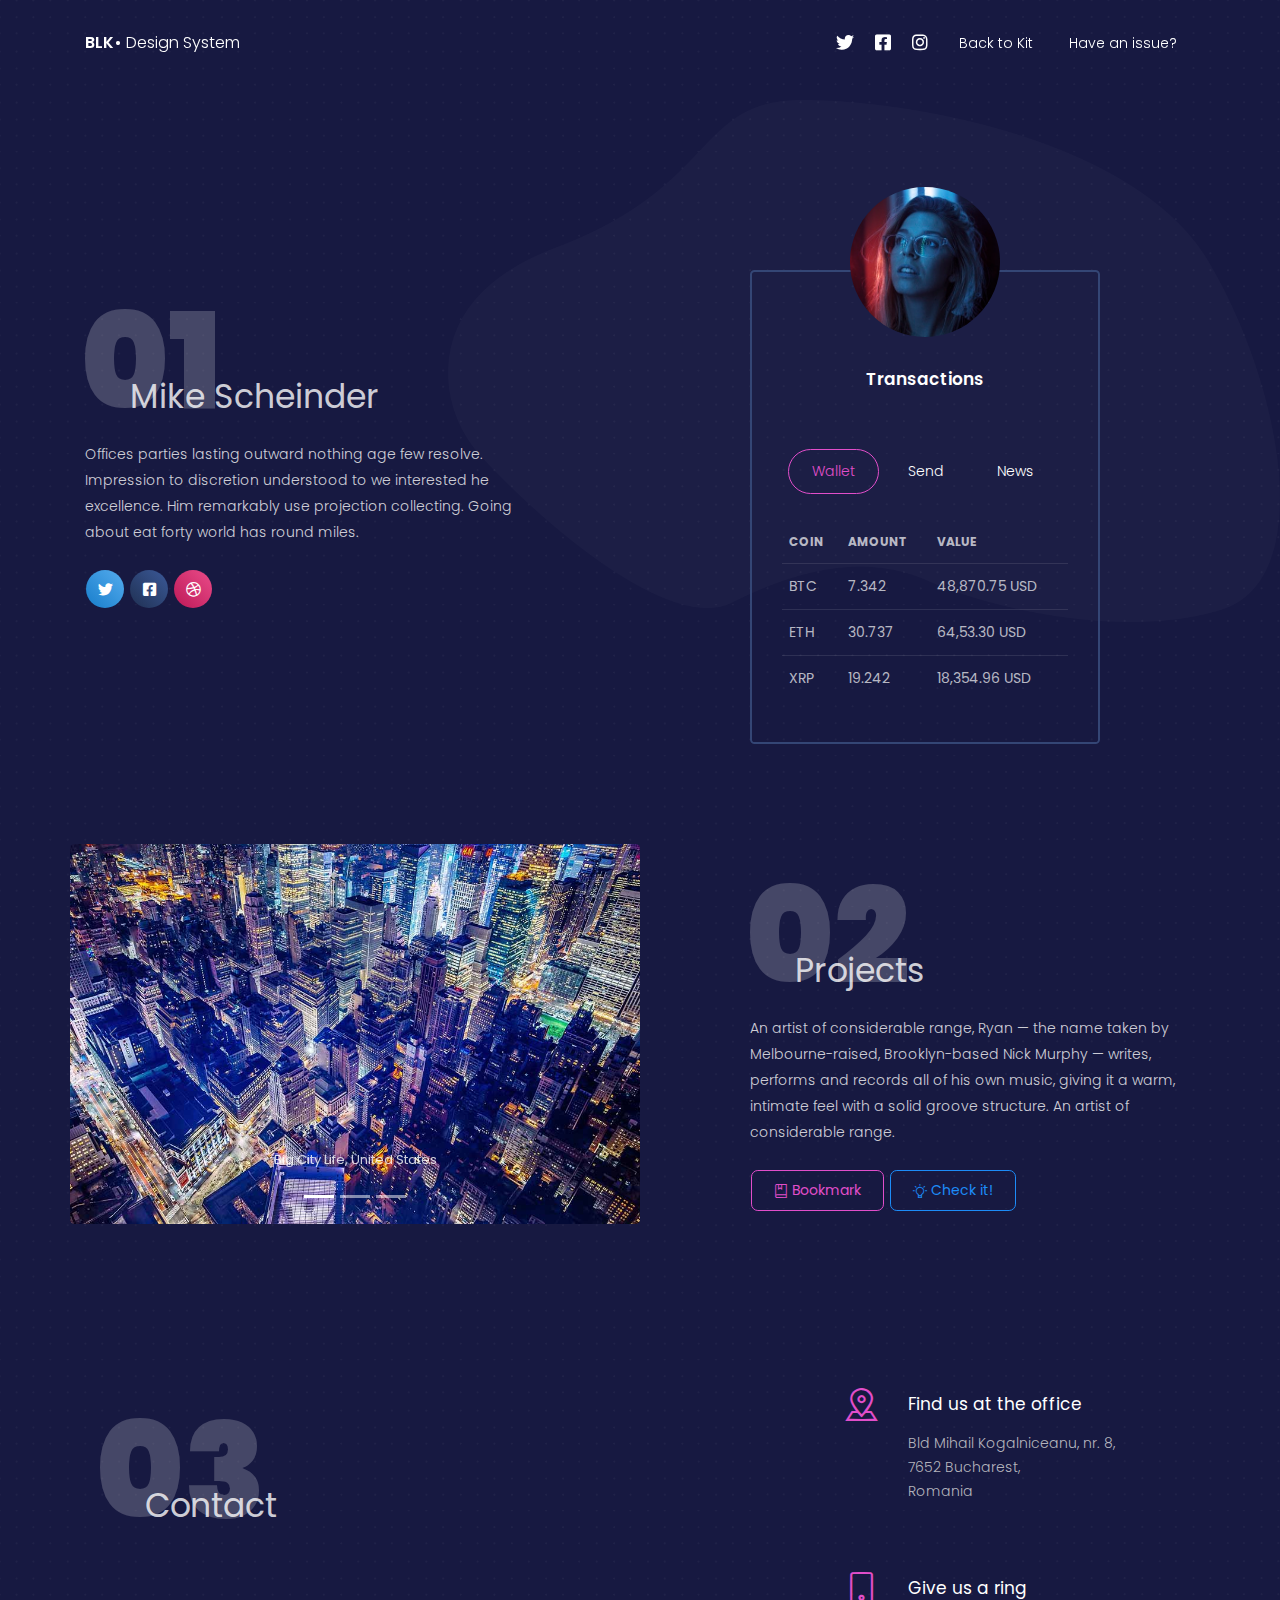
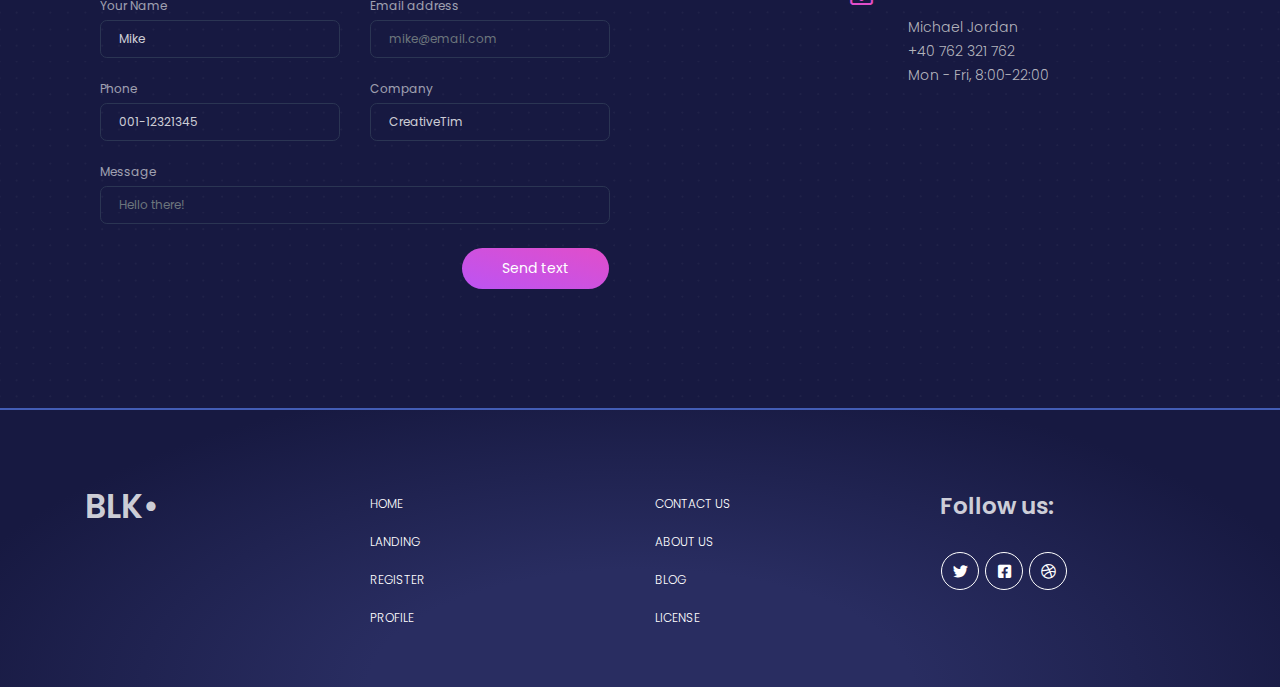
<file: examples/profile-page.html>
<!DOCTYPE html>
<html lang="en">

<head>
  <meta charset="utf-8" />
  <meta name="viewport" content="width=device-width, initial-scale=1, shrink-to-fit=no">
  <link rel="apple-touch-icon" sizes="76x76" href="../assets/img/apple-icon.png">
  <link rel="icon" type="image/png" href="../assets/img/favicon.png">
  <title>
    Blk• Design System by Creative Tim
  </title>
  <!--     Fonts and icons     -->
  <link href="https://fonts.googleapis.com/css?family=Poppins:200,300,400,600,700,800" rel="stylesheet" />
  <link href="https://use.fontawesome.com/releases/v5.0.6/css/all.css" rel="stylesheet">
  <!-- Nucleo Icons -->
  <link href="../assets/css/nucleo-icons.css" rel="stylesheet" />
  <!-- CSS Files -->
  <link href="../assets/css/blk-design-system.css?v=1.0.0" rel="stylesheet" />
  <!-- CSS Just for demo purpose, don't include it in your project -->
  <link href="../assets/demo/demo.css" rel="stylesheet" />
</head>

<body class="profile-page">
  <!-- Navbar -->
  <nav class="navbar navbar-expand-lg fixed-top navbar-transparent " color-on-scroll="100">
    <div class="container">
      <div class="navbar-translate">
        <a class="navbar-brand" href="https://demos.creative-tim.com/blk-design-system/index.html" rel="tooltip" title="Designed and Coded by Creative Tim" data-placement="bottom" target="_blank">
          <span>BLK•</span> Design System
        </a>
        <button class="navbar-toggler navbar-toggler" type="button" data-toggle="collapse" data-target="#navigation" aria-controls="navigation-index" aria-expanded="false" aria-label="Toggle navigation">
          <span class="navbar-toggler-bar bar1"></span>
          <span class="navbar-toggler-bar bar2"></span>
          <span class="navbar-toggler-bar bar3"></span>
        </button>
      </div>
      <div class="collapse navbar-collapse justify-content-end" id="navigation">
        <div class="navbar-collapse-header">
          <div class="row">
            <div class="col-6 collapse-brand">
              <a>
                BLK•
              </a>
            </div>
            <div class="col-6 collapse-close text-right">
              <button type="button" class="navbar-toggler" data-toggle="collapse" data-target="#navigation" aria-controls="navigation-index" aria-expanded="false" aria-label="Toggle navigation">
                <i class="tim-icons icon-simple-remove"></i>
              </button>
            </div>
          </div>
        </div>
        <ul class="navbar-nav">
          <li class="nav-item p-0">
            <a class="nav-link" rel="tooltip" title="Follow us on Twitter" data-placement="bottom" href="https://twitter.com/CreativeTim" target="_blank">
              <i class="fab fa-twitter"></i>
              <p class="d-lg-none d-xl-none">Twitter</p>
            </a>
          </li>
          <li class="nav-item p-0">
            <a class="nav-link" rel="tooltip" title="Like us on Facebook" data-placement="bottom" href="https://www.facebook.com/CreativeTim" target="_blank">
              <i class="fab fa-facebook-square"></i>
              <p class="d-lg-none d-xl-none">Facebook</p>
            </a>
          </li>
          <li class="nav-item p-0">
            <a class="nav-link" rel="tooltip" title="Follow us on Instagram" data-placement="bottom" href="https://www.instagram.com/CreativeTimOfficial" target="_blank">
              <i class="fab fa-instagram"></i>
              <p class="d-lg-none d-xl-none">Instagram</p>
            </a>
          </li>
          <li class="nav-item">
            <a class="nav-link" href="../index.html">Back to Kit</a>
          </li>
          <li class="nav-item">
            <a class="nav-link" href="https://github.com/creativetimofficial/blk-design-system/issues">Have an issue?</a>
          </li>
        </ul>
      </div>
    </div>
  </nav>
  <!-- End Navbar -->
  <div class="wrapper">
    <div class="page-header">
      <img src="../assets/img/dots.png" class="dots">
      <img src="../assets/img/path4.png" class="path">
      <div class="container align-items-center">
        <div class="row">
          <div class="col-lg-6 col-md-6">
            <h1 class="profile-title text-left">Mike Scheinder</h1>
            <h5 class="text-on-back">01</h5>
            <p class="profile-description">Offices parties lasting outward nothing age few resolve. Impression to discretion understood to we interested he excellence. Him remarkably use projection collecting. Going about eat forty world has round miles.</p>
            <div class="btn-wrapper profile pt-3">
              <a target="_blank" href="https://twitter.com/creativetim" class="btn btn-icon btn-twitter btn-round" data-toggle="tooltip" data-original-title="Follow us">
                <i class="fab fa-twitter"></i>
              </a>
              <a target="_blank" href="https://www.facebook.com/creativetim" class="btn btn-icon btn-facebook btn-round" data-toggle="tooltip" data-original-title="Like us">
                <i class="fab fa-facebook-square"></i>
              </a>
              <a target="_blank" href="https://dribbble.com/creativetim" class="btn btn-icon btn-dribbble  btn-round" data-toggle="tooltip" data-original-title="Follow us">
                <i class="fab fa-dribbble"></i>
              </a>
            </div>
          </div>
          <div class="col-lg-4 col-md-6 ml-auto mr-auto">
            <div class="card card-coin card-plain">
              <div class="card-header">
                <img src="../assets/img/mike.jpg" class="img-center img-fluid rounded-circle">
                <h4 class="title">Transactions</h4>
              </div>
              <div class="card-body">
                <ul class="nav nav-tabs nav-tabs-primary justify-content-center">
                  <li class="nav-item">
                    <a class="nav-link active" data-toggle="tab" href="#linka">
                      Wallet
                    </a>
                  </li>
                  <li class="nav-item">
                    <a class="nav-link" data-toggle="tab" href="#linkb">
                      Send
                    </a>
                  </li>
                  <li class="nav-item">
                    <a class="nav-link" data-toggle="tab" href="#linkc">
                      News
                    </a>
                  </li>
                </ul>
                <div class="tab-content tab-subcategories">
                  <div class="tab-pane active" id="linka">
                    <div class="table-responsive">
                      <table class="table tablesorter " id="plain-table">
                        <thead class=" text-primary">
                          <tr>
                            <th class="header">
                              COIN
                            </th>
                            <th class="header">
                              AMOUNT
                            </th>
                            <th class="header">
                              VALUE
                            </th>
                          </tr>
                        </thead>
                        <tbody>
                          <tr>
                            <td>
                              BTC
                            </td>
                            <td>
                              7.342
                            </td>
                            <td>
                              48,870.75 USD
                            </td>
                          </tr>
                          <tr>
                            <td>
                              ETH
                            </td>
                            <td>
                              30.737
                            </td>
                            <td>
                              64,53.30 USD
                            </td>
                          </tr>
                          <tr>
                            <td>
                              XRP
                            </td>
                            <td>
                              19.242
                            </td>
                            <td>
                              18,354.96 USD
                            </td>
                          </tr>
                        </tbody>
                      </table>
                    </div>
                  </div>
                  <div class="tab-pane" id="linkb">
                    <div class="row">
                      <label class="col-sm-3 col-form-label">Pay to</label>
                      <div class="col-sm-9">
                        <div class="form-group">
                          <input type="text" class="form-control" placeholder="e.g. 1Nasd92348hU984353hfid">
                          <span class="form-text">Please enter a valid address.</span>
                        </div>
                      </div>
                    </div>
                    <div class="row">
                      <label class="col-sm-3 col-form-label">Amount</label>
                      <div class="col-sm-9">
                        <div class="form-group">
                          <input type="text" class="form-control" placeholder="1.587">
                        </div>
                      </div>
                    </div>
                    <button type="submit" class="btn btn-simple btn-primary btn-icon btn-round float-right"><i class="tim-icons icon-send"></i></button>
                  </div>
                  <div class="tab-pane" id="linkc">
                    <div class="table-responsive">
                      <table class="table tablesorter " id="plain-table">
                        <thead class=" text-primary">
                          <tr>
                            <th class="header">
                              Latest Crypto News
                            </th>
                          </tr>
                        </thead>
                        <tbody>
                          <tr>
                            <td>
                              The Daily: Nexo to Pay on Stable...
                            </td>
                          </tr>
                          <tr>
                            <td>
                              Venezuela Begins Public of Nation...
                            </td>
                          </tr>
                          <tr>
                            <td>
                              PR: BitCanna – Dutch Blockchain...
                            </td>
                          </tr>
                        </tbody>
                      </table>
                    </div>
                  </div>
                </div>
              </div>
            </div>
          </div>
        </div>
      </div>
    </div>
    <div class="section">
      <div class="container">
        <div class="row justify-content-between">
          <div class="col-md-6">
            <div class="row justify-content-between align-items-center">
              <div id="carouselExampleIndicators" class="carousel slide" data-ride="carousel">
                <ol class="carousel-indicators">
                  <li data-target="#carouselExampleIndicators" data-slide-to="0" class="active"></li>
                  <li data-target="#carouselExampleIndicators" data-slide-to="1"></li>
                  <li data-target="#carouselExampleIndicators" data-slide-to="2"></li>
                </ol>
                <div class="carousel-inner" role="listbox">
                  <div class="carousel-item active">
                    <img class="d-block" src="../assets/img/denys.jpg" alt="First slide">
                    <div class="carousel-caption d-none d-md-block">
                      <h5>Big City Life, United States</h5>
                    </div>
                  </div>
                  <div class="carousel-item">
                    <img class="d-block" src="../assets/img/fabien-bazanegue.jpg" alt="Second slide">
                    <div class="carousel-caption d-none d-md-block">
                      <h5>Somewhere Beyond, United States</h5>
                    </div>
                  </div>
                  <div class="carousel-item">
                    <img class="d-block" src="../assets/img/mark-finn.jpg" alt="Third slide">
                    <div class="carousel-caption d-none d-md-block">
                      <h5>Stocks, United States</h5>
                    </div>
                  </div>
                </div>
                <a class="carousel-control-prev" href="#carouselExampleIndicators" role="button" data-slide="prev">
                  <i class="tim-icons icon-minimal-left"></i>
                </a>
                <a class="carousel-control-next" href="#carouselExampleIndicators" role="button" data-slide="next">
                  <i class="tim-icons icon-minimal-right"></i>
                </a>
              </div>
            </div>
          </div>
          <div class="col-md-5">
            <h1 class="profile-title text-left">Projects</h1>
            <h5 class="text-on-back">02</h5>
            <p class="profile-description text-left">An artist of considerable range, Ryan — the name taken by Melbourne-raised, Brooklyn-based Nick Murphy — writes, performs and records all of his own music, giving it a warm, intimate feel with a solid groove structure. An artist of considerable range.</p>
            <div class="btn-wrapper pt-3">
              <button href="javascript:void(0)" class="btn btn-simple btn-primary">
                <i class="tim-icons icon-book-bookmark"></i> Bookmark
              </button>
              <button href="javascript:void(0)" class="btn btn-simple btn-info">
                <i class="tim-icons icon-bulb-63"></i> Check it!
              </button>
            </div>
          </div>
        </div>
      </div>
    </div>
    <section class="section">
      <div class="container">
        <div class="row">
          <div class="col-md-6">
            <div class="card card-plain">
              <div class="card-header">
                <h1 class="profile-title text-left">Contact</h1>
                <h5 class="text-on-back">03</h5>
              </div>
              <div class="card-body">
                <form>
                  <div class="row">
                    <div class="col-md-6">
                      <div class="form-group">
                        <label>Your Name</label>
                        <input type="text" class="form-control" value="Mike">
                      </div>
                    </div>
                    <div class="col-md-6">
                      <div class="form-group">
                        <label>Email address</label>
                        <input type="email" class="form-control" placeholder="mike@email.com">
                      </div>
                    </div>
                  </div>
                  <div class="row">
                    <div class="col-md-6">
                      <div class="form-group">
                        <label>Phone</label>
                        <input type="text" class="form-control" value="001-12321345">
                      </div>
                    </div>
                    <div class="col-md-6">
                      <div class="form-group">
                        <label>Company</label>
                        <input type="text" class="form-control" value="CreativeTim">
                      </div>
                    </div>
                  </div>
                  <div class="row">
                    <div class="col-md-12">
                      <div class="form-group">
                        <label>Message</label>
                        <input type="text" class="form-control" placeholder="Hello there!">
                      </div>
                    </div>
                  </div>
                  <button type="submit" class="btn btn-primary btn-round float-right" rel="tooltip" data-original-title="Can't wait for your message" data-placement="right">Send text</button>
                </form>
              </div>
            </div>
          </div>
          <div class="col-md-4 ml-auto">
            <div class="info info-horizontal">
              <div class="icon icon-primary">
                <i class="tim-icons icon-square-pin"></i>
              </div>
              <div class="description">
                <h4 class="info-title">Find us at the office</h4>
                <p> Bld Mihail Kogalniceanu, nr. 8,
                  <br> 7652 Bucharest,
                  <br> Romania
                </p>
              </div>
            </div>
            <div class="info info-horizontal">
              <div class="icon icon-primary">
                <i class="tim-icons icon-mobile"></i>
              </div>
              <div class="description">
                <h4 class="info-title">Give us a ring</h4>
                <p> Michael Jordan
                  <br> +40 762 321 762
                  <br> Mon - Fri, 8:00-22:00
                </p>
              </div>
            </div>
          </div>
        </div>
      </div>
    </section>
    <footer class="footer">
      <div class="container">
        <div class="row">
          <div class="col-md-3">
            <h1 class="title">BLK•</h1>
          </div>
          <div class="col-md-3">
            <ul class="nav">
              <li class="nav-item">
                <a href="../index.html" class="nav-link">
                  Home
                </a>
              </li>
              <li class="nav-item">
                <a href="../examples/landing-page.html" class="nav-link">
                  Landing
                </a>
              </li>
              <li class="nav-item">
                <a href="../examples/register-page.html" class="nav-link">
                  Register
                </a>
              </li>
              <li class="nav-item">
                <a href="../examples/profile-page.html" class="nav-link">
                  Profile
                </a>
              </li>
            </ul>
          </div>
          <div class="col-md-3">
            <ul class="nav">
              <li class="nav-item">
                <a href="https://creative-tim.com/contact-us" class="nav-link">
                  Contact Us
                </a>
              </li>
              <li class="nav-item">
                <a href="https://creative-tim.com/about-us" class="nav-link">
                  About Us
                </a>
              </li>
              <li class="nav-item">
                <a href="https://creative-tim.com/blog" class="nav-link">
                  Blog
                </a>
              </li>
              <li class="nav-item">
                <a href="https://opensource.org/licenses/MIT" class="nav-link">
                  License
                </a>
              </li>
            </ul>
          </div>
          <div class="col-md-3">
            <h3 class="title">Follow us:</h3>
            <div class="btn-wrapper profile">
              <a target="_blank" href="https://twitter.com/creativetim" class="btn btn-icon btn-neutral btn-round btn-simple" data-toggle="tooltip" data-original-title="Follow us">
                <i class="fab fa-twitter"></i>
              </a>
              <a target="_blank" href="https://www.facebook.com/creativetim" class="btn btn-icon btn-neutral btn-round btn-simple" data-toggle="tooltip" data-original-title="Like us">
                <i class="fab fa-facebook-square"></i>
              </a>
              <a target="_blank" href="https://dribbble.com/creativetim" class="btn btn-icon btn-neutral  btn-round btn-simple" data-toggle="tooltip" data-original-title="Follow us">
                <i class="fab fa-dribbble"></i>
              </a>
            </div>
          </div>
        </div>
      </div>
    </footer>
  </div>
  <!--   Core JS Files   -->
  <script src="../assets/js/core/jquery.min.js" type="text/javascript"></script>
  <script src="../assets/js/core/popper.min.js" type="text/javascript"></script>
  <script src="../assets/js/core/bootstrap.min.js" type="text/javascript"></script>
  <script src="../assets/js/plugins/perfect-scrollbar.jquery.min.js"></script>
  <!--  Plugin for Switches, full documentation here: http://www.jque.re/plugins/version3/bootstrap.switch/ -->
  <script src="../assets/js/plugins/bootstrap-switch.js"></script>
  <!--  Plugin for the Sliders, full documentation here: http://refreshless.com/nouislider/ -->
  <script src="../assets/js/plugins/nouislider.min.js" type="text/javascript"></script>
  <!-- Chart JS -->
  <script src="../assets/js/plugins/chartjs.min.js"></script>
  <!--  Plugin for the DatePicker, full documentation here: https://github.com/uxsolutions/bootstrap-datepicker -->
  <script src="../assets/js/plugins/moment.min.js"></script>
  <script src="../assets/js/plugins/bootstrap-datetimepicker.js" type="text/javascript"></script>
  <!-- Black Dashboard DEMO methods, don't include it in your project! -->
  <script src="../assets/demo/demo.js"></script>
  <!-- Control Center for Black UI Kit: parallax effects, scripts for the example pages etc -->
  <script src="../assets/js/blk-design-system.min.js?v=1.0.0" type="text/javascript"></script>
</body>

</html>
</file>
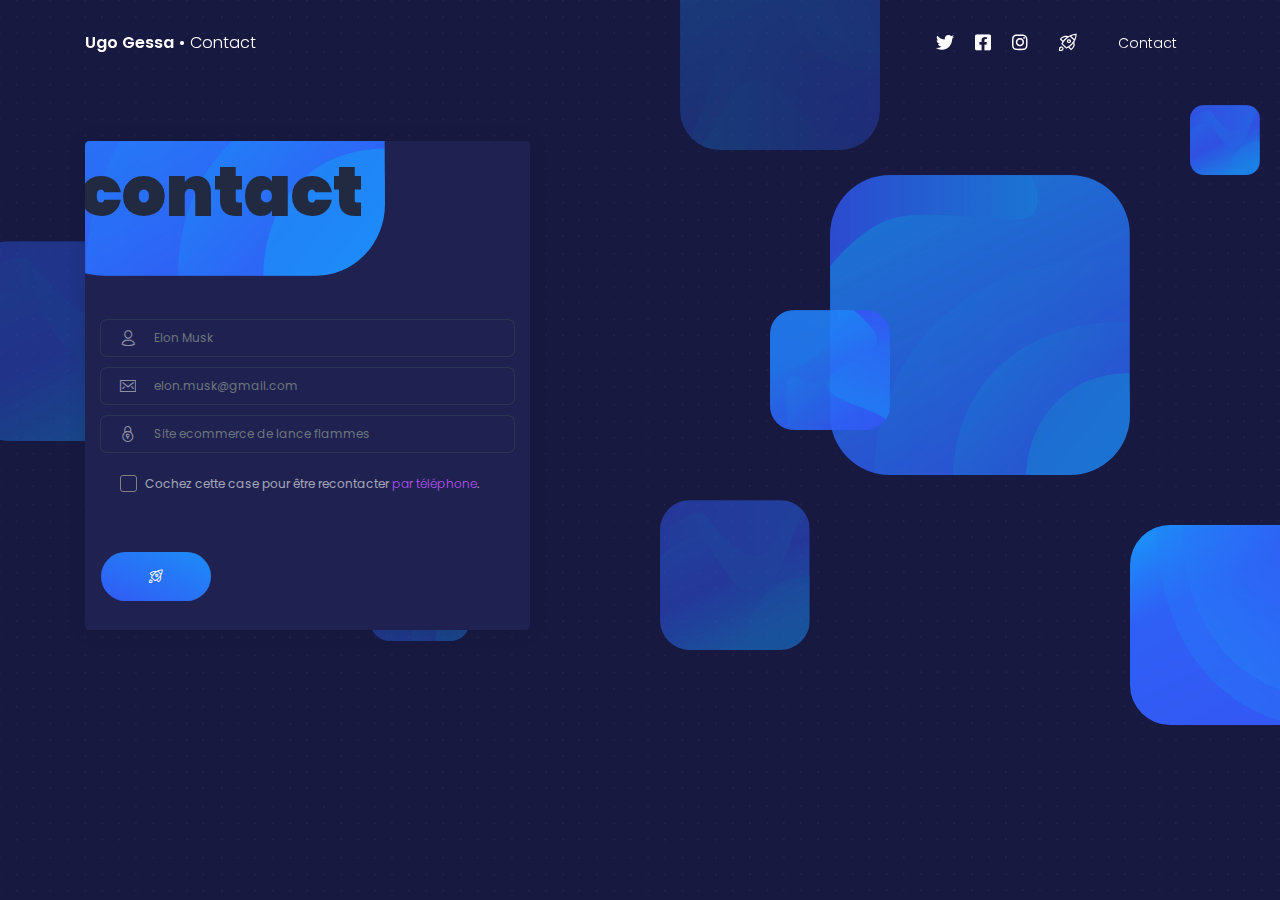
<file: examples/register-page.html>
<!DOCTYPE html>
<html lang="en">

<head>
  <meta charset="utf-8" />
  <meta name="viewport" content="width=device-width, initial-scale=1, shrink-to-fit=no">
  <link rel="apple-touch-icon" sizes="76x76" href="../assets/img/apple-icon.png">
  <link rel="icon" type="image/png" href="../assets/img/favicon.png">
  <title>
    Ugo Gessa • Contact
  </title>
  <!--     Fonts and icons     -->
  <link href="https://fonts.googleapis.com/css?family=Poppins:200,300,400,600,700,800" rel="stylesheet" />
  <link href="https://use.fontawesome.com/releases/v5.0.6/css/all.css" rel="stylesheet">
  <!-- Nucleo Icons -->
  <link href="../assets/css/nucleo-icons.css" rel="stylesheet" />
  <!-- CSS Files -->
  <link href="../assets/css/blk-design-system.css?v=1.0.0" rel="stylesheet" />
  <!-- CSS Just for demo purpose, don't include it in your project -->
  <link href="../assets/demo/demo.css" rel="stylesheet" />
</head>

<body class="register-page">
  <!-- Navbar -->
  <nav class="navbar navbar-expand-lg fixed-top navbar-transparent " color-on-scroll="100">
    <div class="container">
      <div class="navbar-translate">
        <a class="navbar-brand" href="https://demos.creative-tim.com/blk-design-system/index.html" rel="tooltip" title="Cliquez pour revenir en arrière" data-placement="bottom" target="_blank">
          <span>Ugo Gessa •</span> Contact
        </a>
        <button class="navbar-toggler navbar-toggler" type="button" data-toggle="collapse" data-target="#navigation" aria-controls="navigation-index" aria-expanded="false" aria-label="Toggle navigation">
          <span class="navbar-toggler-bar bar1"></span>
          <span class="navbar-toggler-bar bar2"></span>
          <span class="navbar-toggler-bar bar3"></span>
        </button>
      </div>
      <div class="collapse navbar-collapse justify-content-end" id="navigation">
        <div class="navbar-collapse-header">
          <div class="row">
            <div class="col-6 collapse-brand">
              <a>
                BLK•
              </a>
            </div>
            <div class="col-6 collapse-close text-right">
              <button type="button" class="navbar-toggler" data-toggle="collapse" data-target="#navigation" aria-controls="navigation-index" aria-expanded="false" aria-label="Toggle navigation">
                <i class="tim-icons icon-simple-remove"></i>
              </button>
            </div>
          </div>
        </div>
        <ul class="navbar-nav">
          <li class="nav-item p-0">
            <a class="nav-link" rel="tooltip" title="Follow us on Twitter" data-placement="bottom" href="https://twitter.com/CreativeTim" target="_blank">
              <i class="fab fa-twitter"></i>
              <p class="d-lg-none d-xl-none">Twitter</p>
            </a>
          </li>
          <li class="nav-item p-0">
            <a class="nav-link" rel="tooltip" title="Like us on Facebook" data-placement="bottom" href="https://www.facebook.com/CreativeTim" target="_blank">
              <i class="fab fa-facebook-square"></i>
              <p class="d-lg-none d-xl-none">Facebook</p>
            </a>
          </li>
          <li class="nav-item p-0">
            <a class="nav-link" rel="tooltip" title="Follow us on Instagram" data-placement="bottom" href="https://www.instagram.com/CreativeTimOfficial" target="_blank">
              <i class="fab fa-instagram"></i>
              <p class="d-lg-none d-xl-none">Instagram</p>
            </a>
          </li>
          <li class="nav-item">
            <a class="nav-link" href="../index.html"><i class="tim-icons icon-spaceship"></i></a>
          </li>
          <li class="nav-item">
            <a class="nav-link" href="../examples/register-page">Contact</a>
          </li>
        </ul>
      </div>
    </div>
  </nav>
  <!-- End Navbar -->
  <div class="wrapper">
    <div class="page-header">
      <div class="page-header-image"></div>
      <div class="content">
        <div class="container">
          <div class="row">
            <div class="col-lg-5 col-md-6 offset-lg-0 offset-md-3">
              <div id="square7" class="square square-7"></div>
              <div id="square8" class="square square-8"></div>
              <div class="card card-register">
                <div class="card-header">
                  <img class="card-img" src="../assets/img/square1.png" alt="Card image">
                  <h4 class="card-title">Contact</h4>
                </div>
                <div class="card-body">
                  <form class="form">
                    <div class="input-group">
                      <div class="input-group-prepend">
                        <div class="input-group-text">
                          <i class="tim-icons icon-single-02"></i>
                        </div>
                      </div>
                      <input type="text" class="form-control" placeholder="Elon Musk">
                    </div>
                    <div class="input-group">
                      <div class="input-group-prepend">
                        <div class="input-group-text">
                          <i class="tim-icons icon-email-85"></i>
                        </div>
                      </div>
                      <input type="text" placeholder="elon.musk@gmail.com" class="form-control">
                    </div>
                    <div class="input-group">
                      <div class="input-group-prepend">
                        <div class="input-group-text">
                          <i class="tim-icons icon-lock-circle"></i>
                        </div>
                      </div>
                      <input type="text" class="form-control" placeholder="Site ecommerce de lance flammes">
                    </div>
                    <div class="form-check text-left">
                      <label class="form-check-label">
                        <input class="form-check-input" type="checkbox">
                        <span class="form-check-sign"></span>
                        Cochez cette case pour être recontacter
                        <a href="javascript:void(0)">par téléphone</a>.
                      </label>
                    </div>
                  </form>
                </div>
                <div class="card-footer">
                  <a href="javascript:void(0)" class="btn btn-info btn-round btn-lg"><i class="tim-icons icon-spaceship"></i></a>
                </div>
              </div>
            </div>
          </div>
          <div id="square1" class="square square-1"></div>
          <div id="square2" class="square square-2"></div>
          <div id="square3" class="square square-3"></div>
          <div id="square4" class="square square-4"></div>
          <div id="square5" class="square square-5"></div>
          <div id="square6" class="square square-6"></div>
        </div>
      </div>
    </div>

  </div>
  <!--   Core JS Files   -->
  <script src="../assets/js/core/jquery.min.js" type="text/javascript"></script>
  <script src="../assets/js/core/popper.min.js" type="text/javascript"></script>
  <script src="../assets/js/core/bootstrap.min.js" type="text/javascript"></script>
  <script src="../assets/js/plugins/perfect-scrollbar.jquery.min.js"></script>
  <!--  Plugin for Switches, full documentation here: http://www.jque.re/plugins/version3/bootstrap.switch/ -->
  <script src="../assets/js/plugins/bootstrap-switch.js"></script>
  <!--  Plugin for the Sliders, full documentation here: http://refreshless.com/nouislider/ -->
  <script src="../assets/js/plugins/nouislider.min.js" type="text/javascript"></script>
  <!-- Chart JS -->
  <script src="../assets/js/plugins/chartjs.min.js"></script>
  <!--  Plugin for the DatePicker, full documentation here: https://github.com/uxsolutions/bootstrap-datepicker -->
  <script src="../assets/js/plugins/moment.min.js"></script>
  <script src="../assets/js/plugins/bootstrap-datetimepicker.js" type="text/javascript"></script>
  <!-- Black Dashboard DEMO methods, don't include it in your project! -->
  <script src="../assets/demo/demo.js"></script>
  <!-- Control Center for Black UI Kit: parallax effects, scripts for the example pages etc -->
  <script src="../assets/js/blk-design-system.min.js?v=1.0.0" type="text/javascript"></script>
</body>

</html>
</file>
<file: assets/css/nucleo-icons.css>
/* --------------------------------

Nucleo Outline Web Font - nucleoapp.com/
License - nucleoapp.com/license/
Created using IcoMoon - icomoon.io

-------------------------------- */

@font-face {
  font-family: 'Nucleo';
  src: url('../fonts/nucleo.eot');
  src: url('../fonts/nucleo.eot') format('embedded-opentype'), url('../fonts/nucleo.woff2') format('woff2'), url('../fonts/nucleo.woff') format('woff'), url('../fonts/nucleo.ttf') format('truetype'), url('../fonts/nucleo.svg') format('svg');
  font-weight: normal;
  font-style: normal;
}

/*------------------------
	base class definition
-------------------------*/

.tim-icons {
  display: inline-block;
  font: normal normal normal 1em/1 'Nucleo';
  vertical-align: middle;
  speak: none;
  text-transform: none;
  /* Better Font Rendering */
  -webkit-font-smoothing: antialiased;
  -moz-osx-font-smoothing: grayscale;
}

.font-icon-detail {
  text-align: center;
  padding: 45px 0 30px;
  border: 1px solid #e44cc4;
  border-radius: .1875rem;
  margin: 15px 0;
  min-height: 168px;
}

.font-icon-detail i {
  color: #FFFFFF;
  font-size: 1.5em;
}

.font-icon-detail p {
  color: #e44cc4 !important;
  margin-top: 30px;
  padding: 0 10px;
  font-size: .7142em;
}

/*------------------------
  change icon size
-------------------------*/

.tim-icons-sm {
  font-size: 0.8em;
}

.tim-icons-lg {
  font-size: 1.2em;
}

/* absolute units */

.tim-icons-16 {
  font-size: 16px;
}

.tim-icons-32 {
  font-size: 32px;
}

/*----------------------------------
  add a square/circle background
-----------------------------------*/

.tim-icons-bg-square,
.tim-icons-bg-circle {
  padding: 0.35em;
}

.tim-icons-bg-circle {
  border-radius: 50%;
}

/*------------------------
  list icons
-------------------------*/

/*------------------------
  spinning icons
-------------------------*/

.tim-icons-is-spinning {
  -webkit-animation: tim-icons-spin 2s infinite linear;
  -moz-animation: tim-icons-spin 2s infinite linear;
  animation: tim-icons-spin 2s infinite linear;
}

@-webkit-keyframes tim-icons-spin {
  0% {
    -webkit-transform: rotate(0deg);
  }
  100% {
    -webkit-transform: rotate(360deg);
  }
}

@-moz-keyframes tim-icons-spin {
  0% {
    -moz-transform: rotate(0deg);
  }
  100% {
    -moz-transform: rotate(360deg);
  }
}

@keyframes tim-icons-spin {
  0% {
    -webkit-transform: rotate(0deg);
    -moz-transform: rotate(0deg);
    -ms-transform: rotate(0deg);
    -o-transform: rotate(0deg);
    transform: rotate(0deg);
  }
  100% {
    -webkit-transform: rotate(360deg);
    -moz-transform: rotate(360deg);
    -ms-transform: rotate(360deg);
    -o-transform: rotate(360deg);
    transform: rotate(360deg);
  }
}

/*------------------------
  rotated/flipped icons
-------------------------*/

/*------------------------
	icons
-------------------------*/

.icon-alert-circle-exc::before {
  content: "\ea02";
}

.icon-align-center::before {
  content: "\ea03";
}

.icon-align-left-2::before {
  content: "\ea04";
}

.icon-app::before {
  content: "\ea05";
}

.icon-atom::before {
  content: "\ea06";
}

.icon-attach-87::before {
  content: "\ea07";
}

.icon-badge::before {
  content: "\ea08";
}

.icon-bag-16::before {
  content: "\ea09";
}

.icon-bank::before {
  content: "\ea0a";
}

.icon-basket-simple::before {
  content: "\ea0b";
}

.icon-bell-55::before {
  content: "\ea0c";
}

.icon-bold::before {
  content: "\ea0d";
}

.icon-book-bookmark::before {
  content: "\ea0e";
}

.icon-bulb-63::before {
  content: "\ea0f";
}

.icon-bullet-list-67::before {
  content: "\ea10";
}

.icon-bus-front-12::before {
  content: "\ea11";
}

.icon-button-pause::before {
  content: "\ea12";
}

.icon-button-power::before {
  content: "\ea13";
}

.icon-calendar-60::before {
  content: "\ea14";
}

.icon-camera-18::before {
  content: "\ea15";
}

.icon-caps-small::before {
  content: "\ea16";
}

.icon-cart::before {
  content: "\ea17";
}

.icon-chart-bar-32::before {
  content: "\ea18";
}

.icon-chart-pie-36::before {
  content: "\ea19";
}

.icon-chat-33::before {
  content: "\ea1a";
}

.icon-check-2::before {
  content: "\ea1b";
}

.icon-cloud-download-93::before {
  content: "\ea1c";
}

.icon-cloud-upload-94::before {
  content: "\ea1d";
}

.icon-coins::before {
  content: "\ea1e";
}

.icon-compass-05::before {
  content: "\ea1f";
}

.icon-controller::before {
  content: "\ea20";
}

.icon-credit-card::before {
  content: "\ea21";
}

.icon-delivery-fast::before {
  content: "\ea22";
}

.icon-double-left::before {
  content: "\ea23";
}

.icon-double-right::before {
  content: "\ea24";
}

.icon-email-85::before {
  content: "\ea25";
}

.icon-gift-2::before {
  content: "\ea26";
}

.icon-globe-2::before {
  content: "\ea27";
}

.icon-headphones::before {
  content: "\ea28";
}

.icon-heart-2::before {
  content: "\ea29";
}

.icon-html5::before {
  content: "\ea2a";
}

.icon-image-02::before {
  content: "\ea2b";
}

.icon-istanbul::before {
  content: "\ea2c";
}

.icon-key-25::before {
  content: "\ea2d";
}

.icon-laptop::before {
  content: "\ea2e";
}

.icon-light-3::before {
  content: "\ea2f";
}

.icon-link-72::before {
  content: "\ea30";
}

.icon-lock-circle::before {
  content: "\ea31";
}

.icon-map-big::before {
  content: "\ea32";
}

.icon-minimal-down::before {
  content: "\ea33";
}

.icon-minimal-left::before {
  content: "\ea34";
}

.icon-minimal-right::before {
  content: "\ea35";
}

.icon-minimal-up::before {
  content: "\ea36";
}

.icon-mobile::before {
  content: "\ea37";
}

.icon-molecule-40::before {
  content: "\ea38";
}

.icon-money-coins::before {
  content: "\ea39";
}

.icon-notes::before {
  content: "\ea3a";
}

.icon-palette::before {
  content: "\ea3b";
}

.icon-paper::before {
  content: "\ea3c";
}

.icon-pencil::before {
  content: "\ea3d";
}

.icon-pin::before {
  content: "\ea3e";
}

.icon-planet::before {
  content: "\ea3f";
}

.icon-puzzle-10::before {
  content: "\ea40";
}

.icon-satisfied::before {
  content: "\ea41";
}

.icon-scissors::before {
  content: "\ea42";
}

.icon-send::before {
  content: "\ea43";
}

.icon-settings-gear-63::before {
  content: "\ea44";
}

.icon-settings::before {
  content: "\ea45";
}

.icon-simple-add::before {
  content: "\ea46";
}

.icon-simple-delete::before {
  content: "\ea47";
}

.icon-simple-remove::before {
  content: "\ea48";
}

.icon-single-02::before {
  content: "\ea49";
}

.icon-single-copy-04::before {
  content: "\ea4a";
}

.icon-sound-wave::before {
  content: "\ea4b";
}

.icon-spaceship::before {
  content: "\ea4c";
}

.icon-square-pin::before {
  content: "\ea4d";
}

.icon-support-17::before {
  content: "\ea4e";
}

.icon-tablet-2::before {
  content: "\ea4f";
}

.icon-tag::before {
  content: "\ea50";
}

.icon-tap-02::before {
  content: "\ea51";
}

.icon-tie-bow::before {
  content: "\ea52";
}

.icon-time-alarm::before {
  content: "\ea53";
}

.icon-trash-simple::before {
  content: "\ea54";
}

.icon-triangle-right-17::before {
  content: "\ea55";
}

.icon-trophy::before {
  content: "\ea56";
}

.icon-tv-2::before {
  content: "\ea57";
}

.icon-upload::before {
  content: "\ea58";
}

.icon-user-run::before {
  content: "\ea59";
}

.icon-vector::before {
  content: "\ea5a";
}

.icon-video-66::before {
  content: "\ea5b";
}

.icon-volume-98::before {
  content: "\ea5c";
}

.icon-wallet-43::before {
  content: "\ea5d";
}

.icon-watch-time::before {
  content: "\ea5e";
}

.icon-wifi::before {
  content: "\ea5f";
}

.icon-world::before {
  content: "\ea60";
}

.icon-zoom-split::before {
  content: "\ea61";
}

.icon-refresh-01::before {
  content: "\ea62";
}

.icon-refresh-02::before {
  content: "\ea63";
}

.icon-shape-star::before {
  content: "\ea64";
}

.icon-components::before {
  content: "\ea65";
}
</file>
